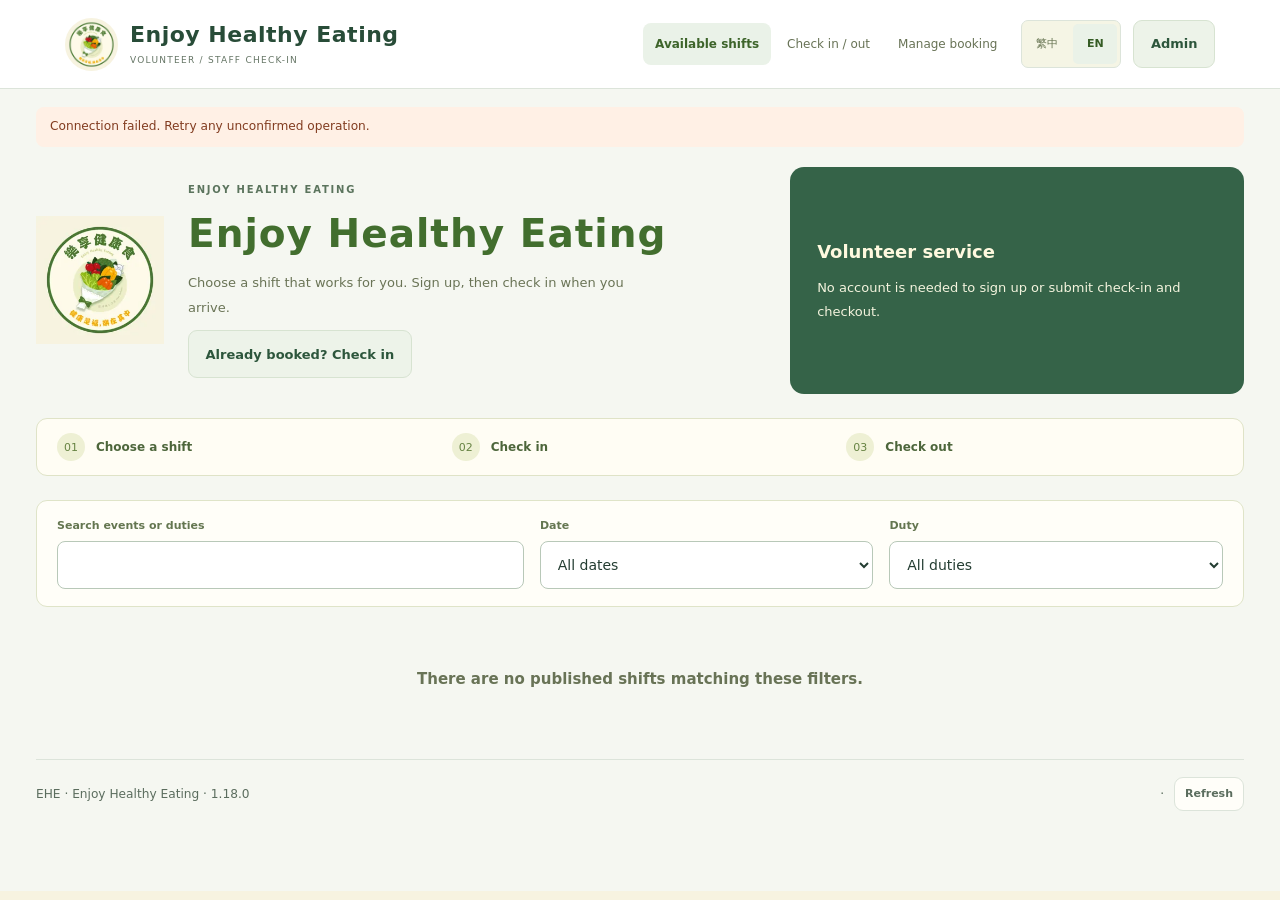
<file: index.html>
<!doctype html>
<html lang="zh-Hant"><head><meta charset="utf-8"><meta name="viewport" content="width=device-width,initial-scale=1"><meta name="referrer" content="no-referrer"><title>樂享健康食 | EHE</title><script src="docs/assets/redirect.js" defer></script></head><body><p><a id="portalRedirect" href="./docs/">開啟樂享健康食網站 / Open the EHE website</a></p></body></html>
</file>
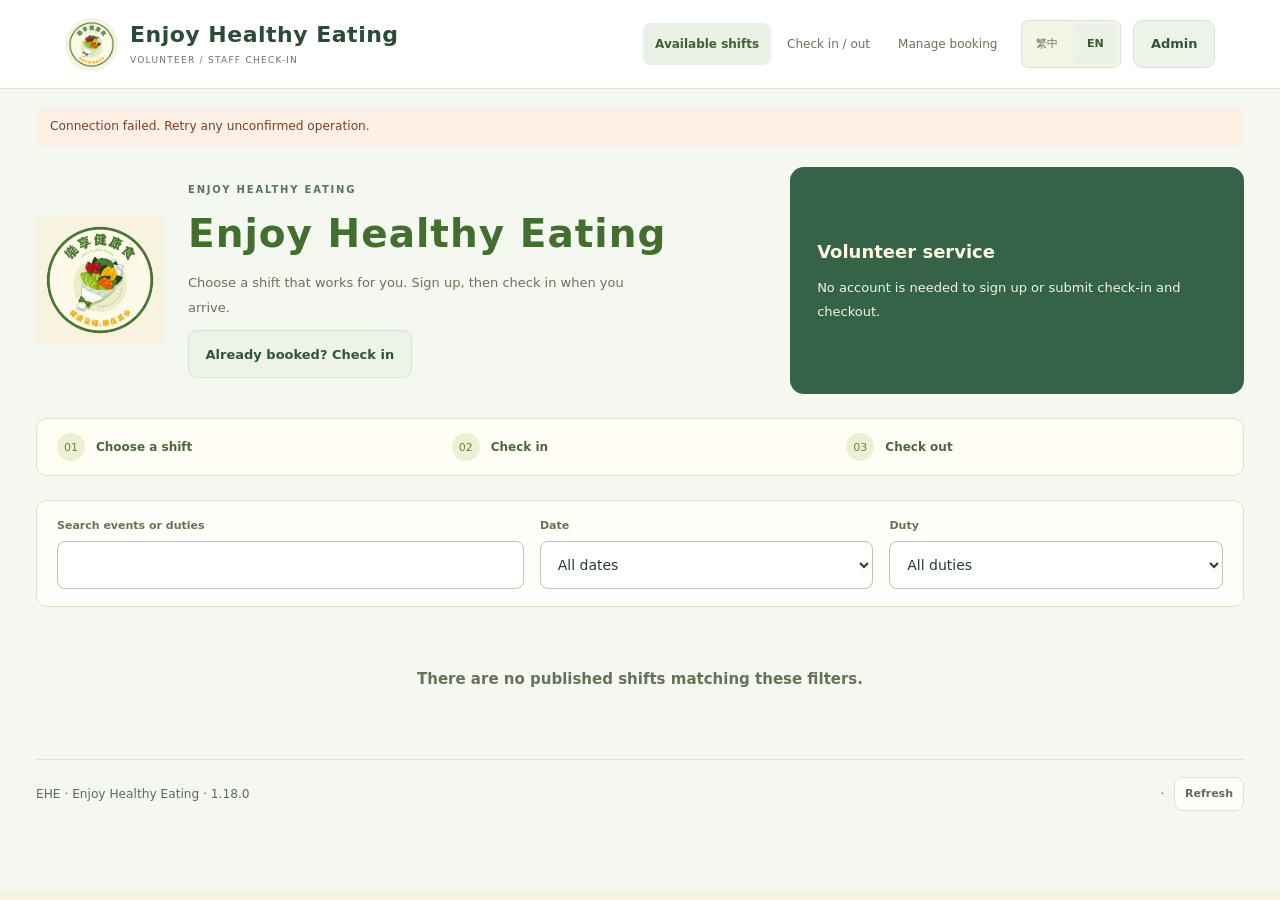
<file: docs/index.html>
<!doctype html>
<html lang="en"><head><meta charset="utf-8"><meta name="viewport" content="width=device-width,initial-scale=1"><meta name="color-scheme" content="light"><meta name="referrer" content="no-referrer"><meta name="robots" content="noindex,nofollow"><meta http-equiv="Content-Security-Policy" content="default-src 'none'; script-src 'self'; style-src 'self'; img-src 'self' data: blob:; connect-src https://dcfyhkjecchogrdatgcg.supabase.co; font-src 'none'; base-uri 'none'; form-action 'none'; object-src 'none'"><title>Enjoy Healthy Eating | EHE</title><link rel="icon" href="assets/logo.svg"><link rel="stylesheet" href="assets/styles.css?v=1.18.0"><link rel="stylesheet" href="assets/release.css?v=1.18.0"><link rel="stylesheet" href="assets/schedule.css?v=1.18.0"><link rel="stylesheet" href="assets/alignment.css?v=1.18.0"><link rel="stylesheet" href="assets/workflows.css?v=1.18.0"><link rel="stylesheet" href="assets/participant-p0.css?v=1.18.0"><link rel="stylesheet" href="assets/arrival-archive.css?v=1.18.0"><link rel="stylesheet" href="assets/volunteer-visits.css?v=1.18.0"><script src="assets/account-route.js?v=1.18.0"></script><script src="assets/config.js?v=1.18.0" defer></script><script src="assets/core.js?v=1.18.0" defer></script><script src="assets/entry.js?v=1.18.0" defer></script><script src="assets/public.js?v=1.18.0" defer></script><script src="assets/staff.js?v=1.18.0" defer></script><script src="assets/shift-details.js?v=1.18.0" defer></script><script src="assets/app.js?v=1.18.0" defer></script><script src="assets/schedule.js?v=1.18.0" defer></script><script src="assets/checkin-access.js?v=1.18.0" defer></script><script src="assets/workflows.js?v=1.18.0" defer></script><script src="assets/focus-restore.js?v=1.18.0" defer></script><script src="assets/participant-p0.js?v=1.18.0" defer></script><script src="assets/navigation.js?v=1.18.0" defer></script><script src="assets/arrival.js?v=1.18.0" defer></script><script src="assets/archive.js?v=1.18.0" defer></script><script src="assets/volunteer-visits.js?v=1.18.0" defer></script><link rel="stylesheet" href="assets/portal.css?v=1.18.0"><script src="assets/portal.js?v=1.18.0" defer></script><script src="assets/admin-times.js?v=1.18.0" defer></script><link rel="stylesheet" href="assets/attendance-workspace.css?v=1.18.0"><link rel="stylesheet" href="assets/program-dashboard.css?v=1.18.0"><link rel="stylesheet" href="assets/session-attendance.css?v=1.18.0"><link rel="stylesheet" href="assets/account.css?v=1.18.0"><link rel="stylesheet" href="assets/ux-flow.css?v=1.18.0"></head><body class="volunteerPortal"><a href="#app" class="skip">Skip to content / 跳至主要內容</a><header class="topbar" id="topbar"></header><nav id="sectionNav" aria-label="Navigation"></nav><main id="main"><div id="connection" role="status">Connecting…</div><div id="app" tabindex="-1"></div><footer class="footer" id="footer"></footer></main><nav class="mobileNav" id="mobileNav" aria-label="Mobile navigation"></nav><dialog id="modal" aria-labelledby="modalTitle"></dialog><div id="toast" class="toast" role="status" aria-live="polite"></div><noscript>Please enable JavaScript. / 請啟用 JavaScript。</noscript><script src="assets/delete-records.js?v=1.18.0" defer></script><script src="assets/attendance-workspace.js?v=1.18.0" defer></script><script src="assets/bulk-attendance.js?v=1.18.0" defer></script><script src="assets/program-dashboard.js?v=1.18.0" defer></script><script src="assets/session-attendance.js?v=1.18.0" defer></script><script src="assets/account-access.js?v=1.18.0" defer></script><script src="assets/ux-flow.js?v=1.18.0" defer></script></body></html>
</file>
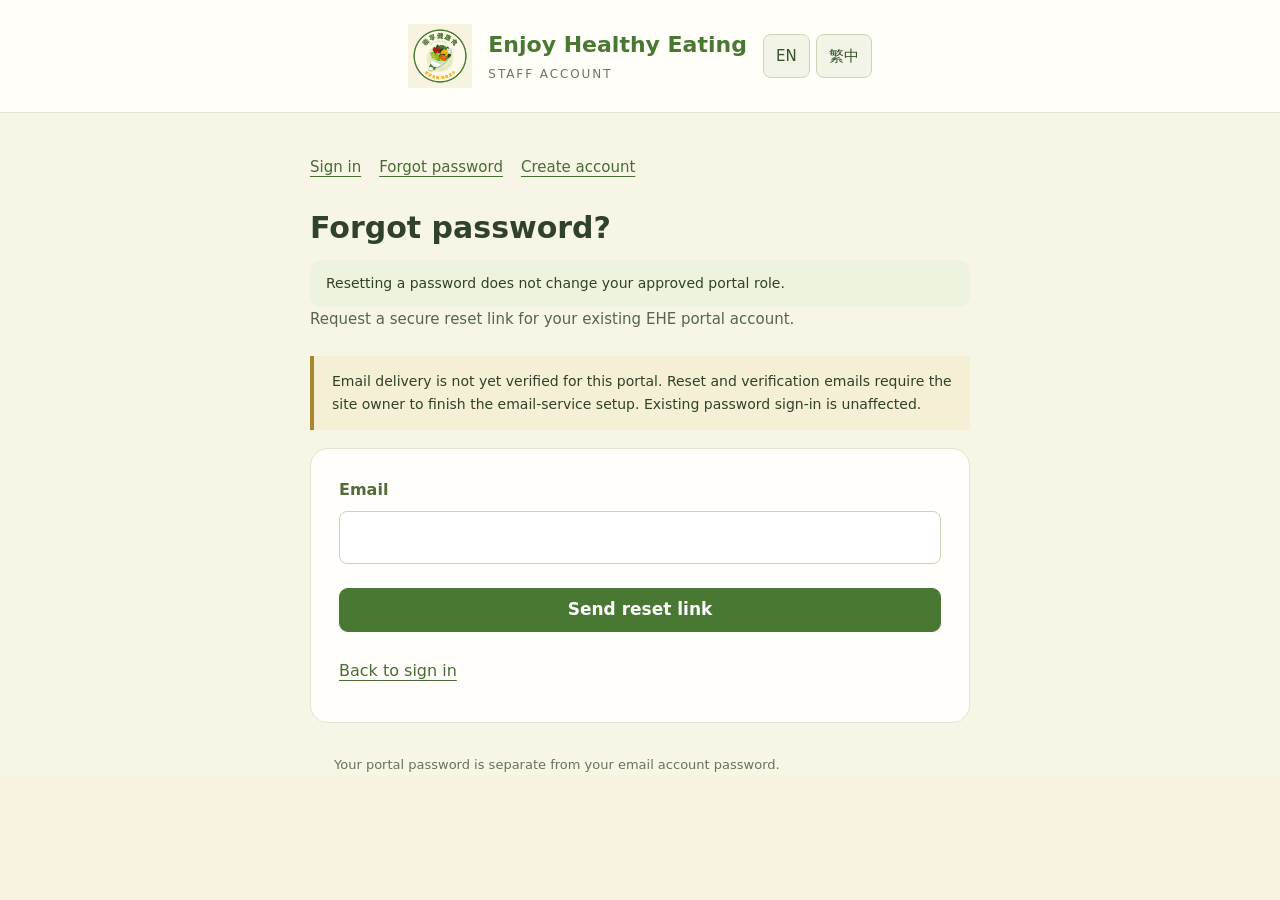
<file: docs/account.html>
<!doctype html>
<html lang="en">
<head>
<meta charset="utf-8"><meta name="viewport" content="width=device-width,initial-scale=1">
<meta name="referrer" content="no-referrer"><meta name="robots" content="noindex,nofollow">
<meta http-equiv="Content-Security-Policy" content="default-src 'none'; script-src 'self'; style-src 'self'; img-src 'self'; connect-src https://dcfyhkjecchogrdatgcg.supabase.co; font-src 'none'; base-uri 'none'; form-action 'none'; object-src 'none'">
<title>Staff account | Enjoy Healthy Eating</title>
<link rel="icon" href="assets/logo.svg"><link rel="stylesheet" href="assets/styles.css?v=1.18.0"><link rel="stylesheet" href="assets/account.css?v=1.18.0"><link rel="stylesheet" href="assets/account-ux.css?v=1.18.0">
<script src="assets/config.js?v=1.18.0" defer></script><script src="assets/account-language.js?v=1.18.0" defer></script><script src="assets/account.js?v=1.18.0" defer></script><script src="assets/account-ux.js?v=1.18.0" defer></script>
</head>
<body class="accountPage">
<header class="accountHeader"><a href="./?portal=staff"><img src="assets/logo.svg" alt="EHE"><span>Enjoy Healthy Eating<small>STAFF ACCOUNT</small></span></a></header>
<main class="accountMain" id="accountMain"><p role="status">Loading account options...</p></main>
<footer class="accountFooter">Your portal password is separate from your email account password.</footer>
<noscript>Please enable JavaScript to manage your account.</noscript>
</body></html>
</file>
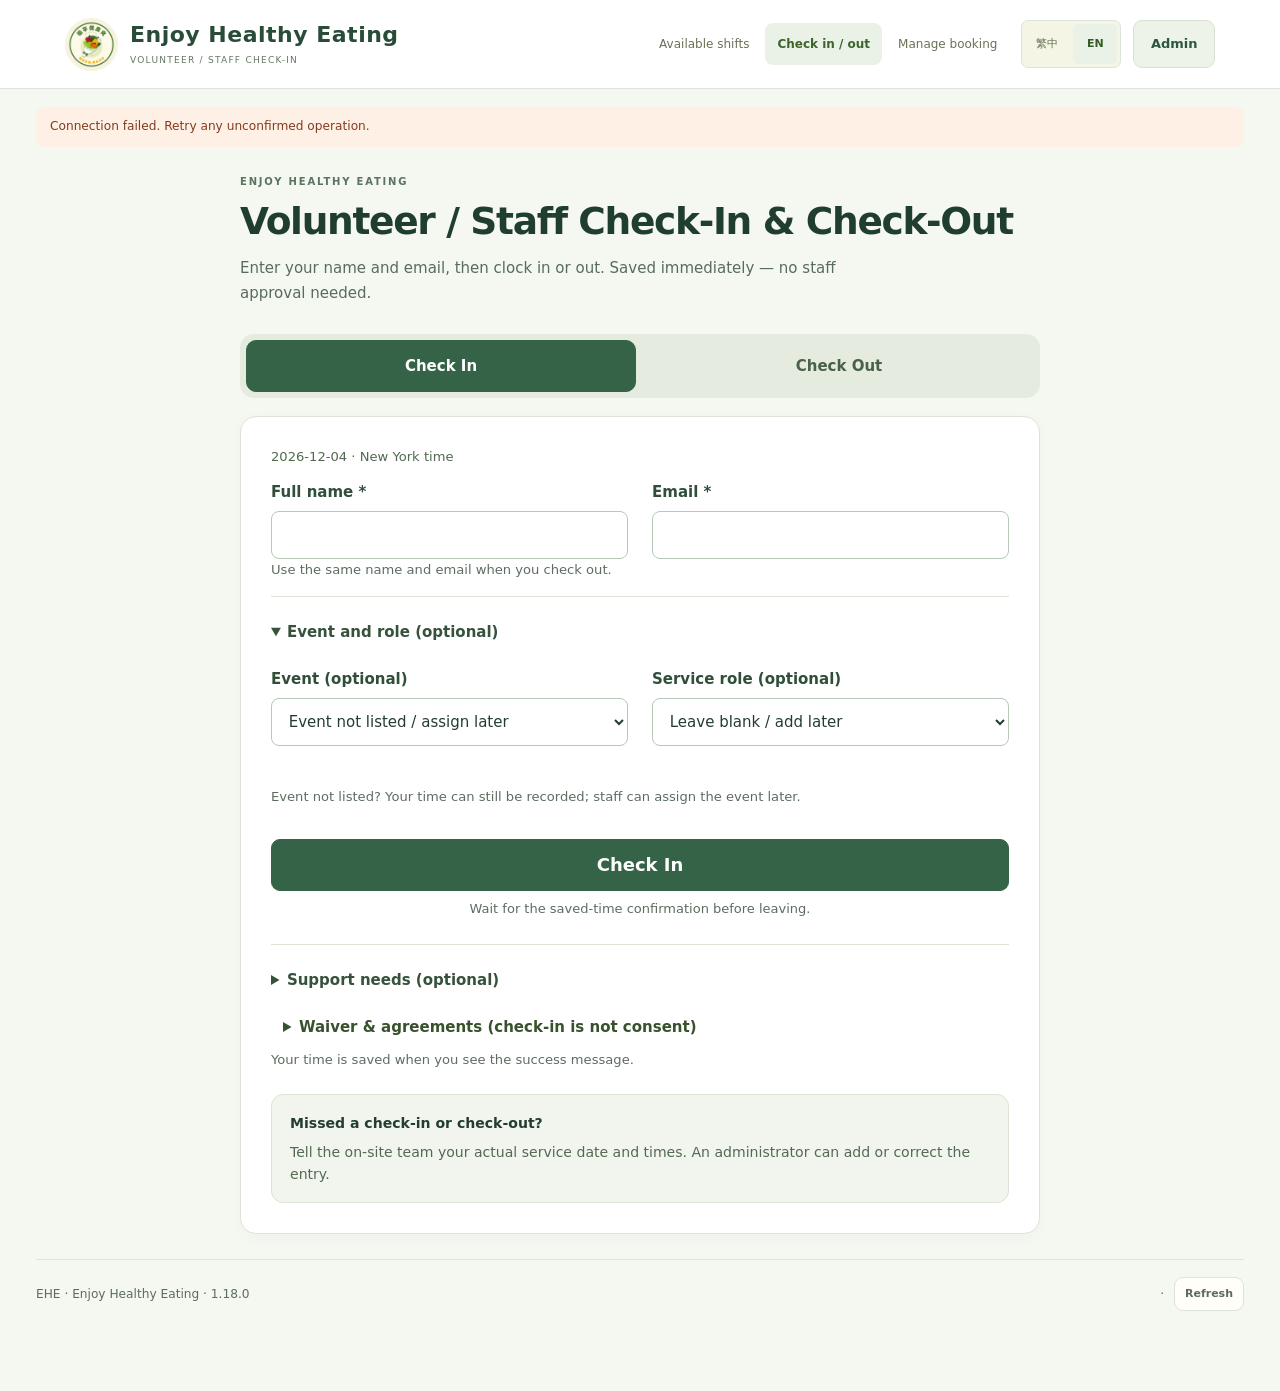
<file: docs/volunteer.html>
<!doctype html>
<html lang="en"><head><meta charset="utf-8"><meta name="viewport" content="width=device-width,initial-scale=1"><meta name="color-scheme" content="light"><meta name="referrer" content="no-referrer"><meta name="robots" content="noindex,nofollow"><meta http-equiv="Content-Security-Policy" content="default-src 'none'; script-src 'self'; style-src 'self'; img-src 'self' data: blob:; connect-src https://dcfyhkjecchogrdatgcg.supabase.co; font-src 'none'; base-uri 'none'; form-action 'none'; object-src 'none'"><title>Volunteer / Staff Check-In &amp; Check-Out | EHE</title><link rel="icon" href="assets/logo.svg"><link rel="stylesheet" href="assets/styles.css?v=1.18.0"><link rel="stylesheet" href="assets/release.css?v=1.18.0"><link rel="stylesheet" href="assets/schedule.css?v=1.18.0"><link rel="stylesheet" href="assets/alignment.css?v=1.18.0"><link rel="stylesheet" href="assets/workflows.css?v=1.18.0"><link rel="stylesheet" href="assets/participant-p0.css?v=1.18.0"><link rel="stylesheet" href="assets/arrival-archive.css?v=1.18.0"><link rel="stylesheet" href="assets/volunteer-visits.css?v=1.18.0"><script src="assets/account-route.js?v=1.18.0"></script><script src="assets/config.js?v=1.18.0" defer></script><script src="assets/core.js?v=1.18.0" defer></script><script src="assets/entry.js?v=1.18.0" defer></script><script src="assets/public.js?v=1.18.0" defer></script><script src="assets/staff.js?v=1.18.0" defer></script><script src="assets/shift-details.js?v=1.18.0" defer></script><script src="assets/app.js?v=1.18.0" defer></script><script src="assets/schedule.js?v=1.18.0" defer></script><script src="assets/checkin-access.js?v=1.18.0" defer></script><script src="assets/workflows.js?v=1.18.0" defer></script><script src="assets/focus-restore.js?v=1.18.0" defer></script><script src="assets/participant-p0.js?v=1.18.0" defer></script><script src="assets/navigation.js?v=1.18.0" defer></script><script src="assets/arrival.js?v=1.18.0" defer></script><script src="assets/archive.js?v=1.18.0" defer></script><script src="assets/volunteer-visits.js?v=1.18.0" defer></script><link rel="stylesheet" href="assets/portal.css?v=1.18.0"><script src="assets/portal.js?v=1.18.0" defer></script><script src="assets/admin-times.js?v=1.18.0" defer></script><link rel="stylesheet" href="assets/attendance-workspace.css?v=1.18.0"><link rel="stylesheet" href="assets/program-dashboard.css?v=1.18.0"><link rel="stylesheet" href="assets/session-attendance.css?v=1.18.0"><link rel="stylesheet" href="assets/account.css?v=1.18.0"><link rel="stylesheet" href="assets/ux-flow.css?v=1.18.0"></head><body class="volunteerPortal"><a href="#app" class="skip">Skip to content / 跳至主要內容</a><header class="topbar" id="topbar"></header><nav id="sectionNav" aria-label="Navigation"></nav><main id="main"><div id="connection" role="status">Connecting…</div><div id="app" tabindex="-1"></div><footer class="footer" id="footer"></footer></main><nav class="mobileNav" id="mobileNav" aria-label="Mobile navigation"></nav><dialog id="modal" aria-labelledby="modalTitle"></dialog><div id="toast" class="toast" role="status" aria-live="polite"></div><noscript>Please enable JavaScript. / 請啟用 JavaScript。</noscript><script src="assets/delete-records.js?v=1.18.0" defer></script><script src="assets/attendance-workspace.js?v=1.18.0" defer></script><script src="assets/bulk-attendance.js?v=1.18.0" defer></script><script src="assets/program-dashboard.js?v=1.18.0" defer></script><script src="assets/session-attendance.js?v=1.18.0" defer></script><script src="assets/account-access.js?v=1.18.0" defer></script><script src="assets/ux-flow.js?v=1.18.0" defer></script></body></html>
</file>
<file: docs/assets/styles.css>
/* EHE: cream, leaf green and gold from the approved logo. */
:root{--ink:#2f4027;--muted:#697158;--green:#497833;--deep:#385d28;--mint:#eceec7;--paper:#f7f3e0;--line:#e3e4cd;--amber:#7f5908;--amberbg:#fff4d4;--red:#994638;--shadow:0 6px 22px #41522209;font-family:Inter,-apple-system,BlinkMacSystemFont,"Segoe UI","Noto Sans CJK TC","PingFang TC","Microsoft JhengHei",sans-serif;color:var(--ink);background:var(--paper);font-size:15px;font-synthesis:none}
*{box-sizing:border-box}body{margin:0;line-height:1.65}button,input,select,textarea{font:inherit}button,a{touch-action:manipulation;-webkit-tap-highlight-color:transparent}button{cursor:pointer;color:inherit;border:0}button:disabled{opacity:.55;cursor:not-allowed}button:focus-visible,a:focus-visible,input:focus-visible,select:focus-visible,textarea:focus-visible{outline:3px solid #8caa64;outline-offset:3px}a{color:var(--green)}h1,h2,h3,p{margin:0}h1{font-size:32px;line-height:1.4;font-weight:680}h2{font-size:19px;font-weight:650}h3{font-size:16px;font-weight:650}.muted{color:var(--muted)}.small{font-size:12px}.skip{position:fixed;top:-90px;left:12px;z-index:100;background:white;padding:12px}.skip:focus{top:10px}.pill{display:inline-flex;gap:6px;align-items:center;padding:4px 9px;border-radius:7px;background:var(--mint);color:#44672d;font-size:11px;font-weight:600;white-space:nowrap}.pill.amber{color:var(--amber);background:var(--amberbg)}.pill.gray{color:#6c735b;background:#f2f1e5}.btn{display:inline-flex;align-items:center;justify-content:center;gap:8px;min-height:44px;padding:9px 15px;border:1px solid var(--line);border-radius:9px;background:#fffef9;font-size:13px;font-weight:600;line-height:1.4;white-space:nowrap}.btn:hover:not(:disabled){background:#f4f5e4;border-color:#b8ca98}.btn.primary{color:white;background:var(--green);border-color:var(--green)}.btn.primary:hover:not(:disabled){background:#3b6329}.btn.soft{background:var(--mint);color:var(--deep);border-color:#dfe5bc}.btn.danger{color:var(--red);border-color:#e5c7c0}.btn.icononly{min-width:38px;padding:6px;font-size:20px}.actions,.workflowTabs{display:flex;gap:10px;align-items:center;flex-wrap:wrap;margin-bottom:18px}
.topbar{min-height:89px;border-bottom:1px solid var(--line);background:#fffef8;display:flex;align-items:center;justify-content:space-between;padding:14px max(26px,calc((100vw - 1150px)/2));gap:18px}.topTools{display:flex;align-items:center;gap:16px}.lang{display:flex;gap:2px;padding:3px;border:1px solid var(--line);border-radius:7px;background:#f5f5e5}.lang button{padding:6px 9px;font-size:11px;background:transparent;border-radius:5px;color:#63714e}.lang button.active{background:var(--mint);color:#355c24;font-weight:650}.volBrand{display:flex;align-items:center;gap:11px}.volBrand img,.brandLogo{width:53px;height:53px;object-fit:contain;border-radius:50%}.volBrand b{display:block;font-size:22px;letter-spacing:.5px;color:var(--green)}.volBrand small{display:block;color:#67744f;font-size:9px;letter-spacing:1.5px}.volTopNav{display:flex;gap:7px;align-items:center}.volTopNav button{min-height:42px;padding:10px 12px;border-radius:8px;background:transparent;color:#687356;font-size:12px}.volTopNav button.active{background:var(--mint);color:#3d642a;font-weight:650}main{width:100%;max-width:1280px;margin:auto;padding:18px 36px 80px}.pageTitle{display:flex;justify-content:space-between;align-items:flex-end;gap:20px;margin:0 0 22px}.eyebrow{font-size:10px;text-transform:uppercase;color:#5a713f;letter-spacing:1.8px;font-weight:650;margin-bottom:6px}.subtitle{font-size:12px;color:var(--muted);margin-top:7px;line-height:1.85;max-width:680px}.eventControl{min-width:245px;max-width:355px}.eventControl label{font-size:11px;color:#687356;display:block;margin-bottom:4px}.eventControl select{font-size:12px;min-height:42px}
.volHero{display:grid;grid-template-columns:1.6fr 1fr;gap:28px;align-items:center;margin:2px 0 24px}.volHeroLeft{display:flex;gap:24px;align-items:center;padding:16px 0}.heroLogo{width:128px;height:128px;flex-shrink:0;object-fit:contain}.volHero h1{font-size:39px;letter-spacing:1px;color:#426e2e;margin:4px 0 10px}.volHero p{font-size:13px;color:#6a7456;line-height:1.9;max-width:470px}.volHeroLeft .btn{margin-top:10px}.volHeroRight{background:var(--green);color:#fcfbe9;padding:23px 27px;border-radius:14px;align-self:stretch;display:flex;flex-direction:column;justify-content:center}.volHeroRight h2{font-size:18px;color:#fff9df}.volHeroRight p{color:#f4f4de;margin-top:10px}.vSteps{display:grid;grid-template-columns:repeat(3,1fr);gap:18px;padding:14px 20px;border:1px solid #dfe3c7;border-radius:11px;background:#fffdf4;margin-bottom:24px}.vStep{display:flex;gap:11px;align-items:center}.vStep span{width:28px;height:28px;border-radius:50%;background:#eef0d4;display:grid;place-items:center;font-size:11px;color:#678343;flex-shrink:0}.vStep b{font-size:12px;color:#4d663b;font-weight:600}.shiftControls{display:grid;grid-template-columns:1fr 155px 215px;gap:13px;padding:17px 20px;border:1px solid #dfe4c8;border-radius:11px;background:#fffef8;margin-bottom:17px;align-items:end}.shiftControls label{display:block;font-size:11px;font-weight:600;margin-bottom:5px;color:#647650}.shiftControls input,.shiftControls select{font-size:14px}.shiftGrid{display:grid;grid-template-columns:repeat(3,minmax(0,1fr));gap:17px}.shiftCard{background:#fffef9;border:1px solid #dfe3c7;border-radius:12px;padding:21px;display:flex;flex-direction:column;min-width:0;box-shadow:var(--shadow)}.shiftCardTop{display:flex;justify-content:space-between;align-items:flex-start;gap:8px;margin-bottom:16px}.shiftCard h3{font-size:18px;color:#38562b;margin-bottom:5px}.eventRef{font-size:12px;color:#737c62;margin-bottom:16px}.shiftMeta{font-size:13px;color:#596d46;margin-bottom:8px}.shiftDesc{font-size:12px;color:#707a60;line-height:1.85;margin:5px 0 18px;min-height:40px;white-space:pre-wrap}.shiftCap{margin-top:auto;display:flex;justify-content:space-between;align-items:center;gap:8px;font-size:12px;color:#72845b}.shiftCap strong{color:#416d2c}.shiftCard .btn{width:100%;margin-top:9px}.signupSummary{background:#f3f5e1;border:1px solid #dee6bd;border-radius:11px;padding:17px 18px;margin-bottom:19px}.signupSummary h3{font-size:17px;color:#476d30;margin-bottom:8px}.signupSummary p{font-size:12px;color:#62764b;margin-top:5px}.bookingSuccess{text-align:center;padding:12px 5px 24px}.bookingSuccess h2{font-size:23px;margin-bottom:9px}.bookingSuccess p{font-size:13px;line-height:1.9;color:#6d7b59;max-width:510px;margin:auto}
.stats{display:grid;grid-template-columns:repeat(4,1fr);gap:15px;margin-bottom:23px}.stat,.panel{background:#fffef9;border:1px solid var(--line);border-radius:12px;box-shadow:var(--shadow);min-width:0}.stat{padding:18px 19px 15px}.statLabel{font-size:12px;color:#67744e}.statValue{font-size:34px;line-height:1.35;font-weight:650;margin:7px 0 6px;color:#324b25}.statFoot{font-size:11px;color:#6d7758}.panel{padding:23px 24px}.flow{display:grid;gap:22px;margin-top:20px}.flowRow{display:flex;gap:12px}.flowNum{width:30px;height:30px;flex-shrink:0;display:grid;place-items:center;border-radius:50%;border:1px solid #d9e2b4;background:#f2f4df;color:#536f36;font-size:12px}.flowRow strong{display:block;font-size:14px;margin:3px 0 5px}.flowRow p{font-size:12px;color:#687356;line-height:1.8}.controls{display:flex;gap:14px;align-items:center;flex-wrap:wrap;margin-bottom:16px}.personRow{display:flex;justify-content:space-between;gap:12px;align-items:center;padding:16px 0}.personName{font-size:16px;font-weight:650;overflow-wrap:anywhere}.personAlias{font-size:11px;color:#687656}.personActions{display:flex;gap:10px;align-items:center}.learnerEntry{border-bottom:1px solid var(--line);padding-bottom:16px;margin-bottom:2px}.learnerEntry:last-child{border:0}.learnerTags{display:flex;gap:7px;flex-wrap:wrap;margin-top:6px}.diaryChecks{display:flex;gap:10px;flex-wrap:wrap}.diaryChecks label{display:flex;align-items:center;gap:7px;font-size:12px;min-height:42px;padding:8px 10px;background:#f7f8e9;border:1px solid #e2e6ca;border-radius:8px;cursor:pointer}.diaryChecks label:has(input:checked){background:#e9efcf;border-color:#a8bf7e}.diaryChecks input{width:17px;height:17px;min-height:17px;margin:0;padding:0;accent-color:var(--green)}.tableWrap{overflow-x:auto}table{width:100%;border-collapse:collapse;font-size:13px}th{text-align:left;font-size:11px;color:#62764b;background:#f2f3df;padding:12px 14px;white-space:nowrap}td{padding:15px 14px;border-bottom:1px solid var(--line);vertical-align:middle}td strong,td small{display:block}td small{font-size:11px;color:#687356}tr:last-child td{border-bottom:0}.empty{text-align:center;grid-column:1/-1;padding:36px 20px;color:#687356}.empty h3{font-size:15px;margin:8px 0}.footer{display:flex;align-items:center;justify-content:space-between;gap:12px;font-size:11px;color:#697158;border-top:1px solid var(--line);padding-top:17px;margin-top:25px}.mobileNav{display:none}
.formGrid{display:grid;grid-template-columns:1fr 1fr;gap:0 20px}.field{margin-bottom:19px;min-width:0}.field.full{grid-column:1/-1}.field label{display:block;font-size:13px;font-weight:600;color:#516c38;margin-bottom:7px}input,select,textarea{display:block;width:100%;min-height:44px;padding:10px 12px;border:1px solid #dbe1c3;border-radius:8px;background:#fffefb;color:var(--ink);font-size:16px}textarea{min-height:88px;resize:vertical;line-height:1.7}input::placeholder,textarea::placeholder{color:#747d64}input:disabled{background:#f4f3e6;color:#697656}.formSection{margin-bottom:24px}.checks{display:grid;grid-template-columns:1fr 1fr;gap:8px 12px}.checkLabel{display:flex;align-items:flex-start;gap:8px;padding:9px 10px;border:1px solid #e1e6cc;border-radius:7px;background:#fdfdf5;color:#536848;font-size:12px;line-height:1.7;cursor:pointer;min-height:42px}.checkLabel:has(input:checked){background:#f0f4d8;border-color:#a4bb77;color:#385f24}.checkLabel input{width:17px;height:17px;min-height:17px;flex-shrink:0;margin:2px 0 0;padding:0;accent-color:var(--green)}.roleChoice{display:flex;gap:8px;flex-wrap:wrap}.roleChoice label{display:flex;align-items:center;gap:9px;border:1px solid #dfe7d5;border-radius:8px;padding:10px 16px;font-size:13px;cursor:pointer}.roleChoice input{width:17px;height:17px;min-height:17px;accent-color:var(--green)}.helpText{font-size:12px;line-height:1.8;color:#687356;margin-bottom:12px}.subtleBox{border:1px solid #e0e4c6;border-radius:9px;background:#f7f7e8;padding:13px 15px;font-size:12px;color:#65734d;line-height:1.9;margin-bottom:21px}.error{font-size:13px;line-height:1.8;color:var(--red);margin:10px 0}.detailReflection{background:#f5f6e6;border-radius:9px;padding:15px 17px;font-size:13px;line-height:1.85;white-space:pre-wrap;overflow-wrap:anywhere}
dialog{border:1px solid #dbe5d1;border-radius:17px;padding:0;width:min(690px,calc(100% - 26px));max-height:91dvh;color:var(--ink);background:#fffef9;box-shadow:0 20px 80px #12342333}dialog::backdrop{background:#152e256b;backdrop-filter:blur(3px)}.modalHead{padding:25px 27px 19px;display:flex;justify-content:space-between;align-items:flex-start;gap:14px;border-bottom:1px solid var(--line)}.modalHead h2{font-size:23px}.modalBody{padding:22px 27px 27px}.modalFooter{display:flex;justify-content:flex-end;gap:10px;padding:17px 27px;background:#f8f8ed;border-top:1px solid var(--line);position:sticky;bottom:0}.toast{position:fixed;bottom:25px;left:50%;transform:translateX(-50%) translateY(15px);opacity:0;pointer-events:none;border:1px solid #d7e2bc;background:#fff;box-shadow:0 8px 30px #0e291524;padding:13px 20px;border-radius:10px;font-size:13px;color:#446b2e;z-index:110;max-width:calc(100% - 30px);transition:opacity .18s,transform .18s}.toast.show{opacity:1;transform:translateX(-50%) translateY(0)}
@media(max-width:1100px){.topbar{padding:14px 24px}.topTools{gap:8px}.volTopNav button{padding:9px 8px;font-size:11px}.volBrand b{font-size:20px}.volHero{gap:18px}.heroLogo{width:105px;height:105px}.volHeroLeft{gap:19px}.volHero h1{font-size:34px}.shiftGrid{grid-template-columns:1fr 1fr}.shiftCard{padding:18px}}
@media(max-width:760px){.topbar{padding:12px 16px;min-height:75px;gap:10px}.volBrand{gap:8px}.volBrand img{width:39px;height:39px}.volBrand b{font-size:18px}.volBrand small{font-size:7px;letter-spacing:1px}.topTools{gap:5px}.topTools>.btn{font-size:11px;padding:7px 9px;min-height:38px}.lang button{padding:5px 7px;font-size:10px}.volTopNav{display:none}main{padding:17px 15px 110px}.volHero{display:block;margin-bottom:17px}.volHeroLeft{padding:6px 2px 20px;gap:17px}.heroLogo{width:95px;height:95px}.volHero h1{font-size:31px}.volHero .eyebrow{font-size:9px;letter-spacing:1px}.volHero p{font-size:12px}.volHeroRight{padding:17px 20px;display:flex;flex-direction:row;align-items:center;gap:18px}.volHeroRight h2{font-size:15px;white-space:nowrap}.volHeroRight p{margin:0}.volHeroLeft .btn{white-space:normal}.vSteps{padding:13px 12px;gap:9px}.vStep{align-items:flex-start;gap:6px}.vStep span{width:22px;height:22px;font-size:10px}.vStep b{font-size:11px}.shiftControls{grid-template-columns:1fr 1fr;padding:15px;gap:11px}.shiftControls>div:first-child{grid-column:1/-1}.shiftGrid{grid-template-columns:1fr;gap:14px}.shiftCard{padding:20px}.shiftCard h3{font-size:19px}.shiftDesc{min-height:0}.stats{grid-template-columns:1fr 1fr;gap:10px}.stat{padding:14px}.statValue{font-size:30px}.panel{padding:19px 17px}.pageTitle{display:block}.pageTitle h1{font-size:25px}.eventControl{margin-top:15px;min-width:0;max-width:none}.controls{display:grid;grid-template-columns:1fr;gap:9px}.controls input,.controls select{width:100%;min-width:0}.personRow{flex-wrap:wrap}.personActions{flex-wrap:wrap}.formGrid,.checks{grid-template-columns:1fr}.modalBody{padding:19px}.modalHead{padding:22px 19px 16px}.modalFooter{padding:14px 19px}.modalFooter .primary{flex:1}.mobileNav{display:grid;grid-template-columns:repeat(3,1fr);position:fixed;inset:auto 0 0;background:#fffef8f7;border-top:1px solid var(--line);padding:7px 8px calc(7px + env(safe-area-inset-bottom));z-index:30}.mobileNav button{min-height:47px;padding:7px 4px;border-radius:8px;background:transparent;font-size:11px;color:#687956}.mobileNav button.active{background:var(--mint);color:#426b2d;font-weight:650}.toast{bottom:95px}.footer{display:block}.footer>span{display:block;margin-top:6px}body.en .volHero h1{font-size:26px}body.en .volBrand b{font-size:16px}body.en .vStep b{font-size:10px}}
@media(prefers-reduced-motion:reduce){*{transition:none!important;animation:none!important;scroll-behavior:auto!important}}
@media print{.topbar,.mobileNav,.staffNav,.actions,.workflowTabs,.toast,dialog,.footer .btn{display:none!important}main{padding:0!important}.panel,.stat,.shiftCard,.learnerEntry{break-inside:avoid;box-shadow:none}.shiftCard .btn{display:none}.shiftGrid{grid-template-columns:1fr 1fr}}
</file>
<file: docs/assets/release.css>
/* EHE production refinements; the approved v0.5 brand palette is unchanged. */
body{padding:0!important}.topbar{position:relative!important;top:0!important}body.volunteerPortal main{max-width:1280px;padding-top:18px}.connection{font-size:12px;margin:0 0 20px;border-radius:8px;padding:9px 13px;background:#eef1d9;color:#496335}.connection.bad{background:#fff1d5;color:#87550e}.staffNav{display:flex;gap:6px;flex-wrap:wrap;max-width:1280px;margin:auto;padding:15px 36px 0}.staffNav button{background:transparent;font-size:13px;padding:10px 13px;min-height:42px;border-radius:7px}.staffNav button.active{background:#eceec7;color:#385d28;font-weight:650;box-shadow:inset 0 -3px #f7ac04}.actions{margin-bottom:16px}.panel+.panel{margin-top:18px}.panel .actions{margin-bottom:0}.onsitePanel{max-width:800px;margin:auto}.loginPanel{max-width:550px;margin:auto}.loginPanel details{border-top:1px solid #e1e5ce;margin-top:24px;padding-top:18px}.loginPanel summary{font-size:13px;cursor:pointer;margin-bottom:15px}.loginPanel .subtleBox{margin-top:16px}.modalBody fieldset,.onsitePanel fieldset{border:0;padding:0;margin:22px 0}.modalBody legend,.onsitePanel legend{font-size:14px;font-weight:650;line-height:1.7;margin-bottom:10px}.modalBody .formGrid{gap:0 15px}.honeypot{position:absolute;width:1px;height:1px;left:-10000px;overflow:hidden}.managedGrid{display:grid;grid-template-columns:1fr 1fr;gap:16px;margin-top:18px}.managedGrid .panel{margin:0}.managedGrid p{margin:9px 0;overflow-wrap:anywhere}.reviewPayload{white-space:pre-wrap;overflow-wrap:anywhere;max-height:270px;overflow:auto;font:12px/1.7 monospace;background:#f8f8ef;padding:12px;border-radius:8px}.volHeroRight p{font-size:13px;line-height:1.8;color:#f4f4de;margin-top:10px}.learnerEntry .personActions{flex-wrap:wrap;justify-content:flex-end}.learnerEntry .btn{font-size:12px}.learnerEntry .diaryChecks{margin-top:8px;margin-left:0}.controls input{flex:1;width:180px}.controls select{width:225px}.tableWrap td{max-width:370px;overflow-wrap:anywhere}.tableWrap .btn{min-height:38px;padding:7px 10px;font-size:12px;margin:2px}.modalBody h3{margin-top:16px;margin-bottom:9px}.modalBody .signupSummary h3{margin-top:0}.modalBody>p{margin:8px 0}.modalHead h2{font-size:23px}.modalHead .icononly{font-size:20px}.toast{left:50%!important}.pageTitle h1{font-size:29px}.footer .btn{font-size:11px;padding:6px 10px;min-height:34px}.formMiniHead{margin-top:20px}.empty{min-width:100%;grid-column:1/-1;padding:35px 20px}.vSteps{margin-bottom:24px}.formSection .checks{margin-bottom:12px}.volHero{margin-top:0}input[type=checkbox]{accent-color:#497833}.field input[type=number]{max-width:180px}
@media(max-width:760px){body.volunteerPortal main{padding:16px 15px 100px}.staffNav{padding:12px 14px;gap:4px;flex-wrap:nowrap;overflow-x:auto}.staffNav button{font-size:11px;white-space:nowrap;padding:8px 10px}.staffLive .mobileNav{display:none!important}.staffLive main{padding-bottom:35px!important}.topTools>.btn{font-size:10px;min-height:35px;padding:7px 9px}.volBrand b{font-size:18px}.volBrand img{width:36px;height:36px}.volBrand small{font-size:7px}.connection{font-size:11px;line-height:1.7}.pageTitle h1{font-size:25px}.pageTitle{display:block}.pageTitle .eventControl{margin-top:15px;width:100%;max-width:none}.stats{grid-template-columns:1fr 1fr}.managedGrid{grid-template-columns:1fr}.controls{display:grid;grid-template-columns:1fr;gap:9px}.controls input,.controls select{width:100%;min-width:0}.learnerEntry .personRow{flex-wrap:wrap}.learnerEntry .personActions{width:100%;justify-content:flex-start;margin-top:10px}.diaryChecks{display:grid;grid-template-columns:1fr 1fr;gap:7px}.diaryChecks label{font-size:11px;padding:8px}.modalBody .formGrid{grid-template-columns:1fr}.volHeroRight p{font-size:12px}.tableWrap{max-width:100%}.volTopNav{display:none!important}.volHero .heroLogo{width:86px;height:86px}.volHeroLeft{gap:15px}.volHero h1{font-size:29px}.volHero p{font-size:12px}.volHeroLeft .btn{white-space:normal}.vStep b{font-size:12px}.vStep span{font-size:11px}body.volunteerPortal .topTools{gap:5px}.modalFooter .btn{font-size:12px}.btn{min-height:44px}}
.volHeroRight p{color:#f4f4de!important}.connection{min-height:38px}.volBrand b{line-height:1.45}input,select,textarea{font-size:16px}.tableWrap:empty::after{content:'—'}button:disabled{cursor:not-allowed}.learnerTags{max-width:600px}.learnerTags .pill{white-space:normal;text-align:left}#passwordForm{margin-top:14px}@media(max-width:760px){input,select,textarea{font-size:16px}.field{min-width:0}.volBrand b{font-size:17px}.staffNav{scrollbar-width:thin}}
</file>
<file: docs/assets/schedule.css>
/* EHE 1.1 readable role-first hierarchy, shared across staff and volunteer pages. */
:root{--role-ink:#2d4324;--detail-ink:#536248;--line-soft:#dfe5ce;--panel-cream:#fffef8}
body,input,select,textarea,button{font-family:system-ui,-apple-system,BlinkMacSystemFont,"Segoe UI","PingFang TC","Microsoft JhengHei","Noto Sans CJK TC","Noto Sans CJK SC",sans-serif}
.shiftDisplayTitle,.readableShift h3,.roleSummary h3{font-size:26px!important;font-weight:750!important;line-height:1.3!important;letter-spacing:.015em;color:var(--role-ink);margin:0 0 10px!important;overflow-wrap:anywhere}
.shiftTimeStrong{font-size:20px!important;font-weight:650;line-height:1.45;color:var(--role-ink);margin:0 0 4px!important;font-variant-numeric:tabular-nums}
.timeZoneNote,.shiftPolicy,.shiftRosterTime>p:not(.shiftTimeStrong){font-size:14px;line-height:1.5;color:var(--detail-ink);margin:5px 0 0}
.shiftEventName{font-size:16px!important;line-height:1.6!important;color:var(--detail-ink);margin:12px 0!important;overflow-wrap:anywhere}
.meetingBlock{margin-top:22px;padding-top:16px;border-top:1px solid var(--line-soft);max-width:100%;min-width:0}
.meetingLabel{font-size:14px;font-weight:650;line-height:1.5;color:var(--detail-ink);margin:0 0 6px}
.meetingAddress{font-size:16px!important;font-weight:400!important;line-height:1.65!important;color:var(--detail-ink);margin:0!important;max-width:72ch;overflow-wrap:anywhere;white-space:normal}
.meetingMap{display:inline-flex;align-items:center;min-height:40px;margin-top:4px;font-size:15px;font-weight:600;color:#426c2e;text-underline-offset:3px}
.shiftBodyText{font-size:16px;line-height:1.65;color:#35472e;margin:14px 0}
.shiftReminder{font-size:14px;line-height:1.6;color:var(--detail-ink);margin:16px 0}
.publicationBar{display:flex;gap:24px;justify-content:space-between;align-items:center;background:#f0f4df;border:1px solid #d8e1bb;border-radius:16px;padding:22px 24px;margin-bottom:22px}
.publicationBar h2{font-size:20px;margin:0 0 8px;color:var(--role-ink)}
.publicationBar p{font-size:15px;line-height:1.6;margin:4px 0;color:#435538}
.publicationBar .btn{flex:none;min-height:48px;white-space:normal}
.publicationWarning{font-size:14px!important;color:#77541a!important;line-height:1.6;margin-top:12px}
.shiftRoster{display:grid;gap:18px}
.shiftRosterCard{background:var(--panel-cream);border:1px solid #dfe5d0;border-radius:16px;padding:26px 28px;min-width:0}
.shiftRosterHeader{display:grid;grid-template-columns:minmax(0,1.3fr) minmax(190px,.8fr) auto;gap:22px;align-items:start}
.shiftRosterHeader>div{min-width:0}
.shiftRosterTime{padding-top:3px}
.shiftRosterActions{display:flex;gap:12px;align-items:center;flex-wrap:wrap;justify-content:flex-end}
.shiftRosterActions .btn{min-height:44px;min-width:76px}
.shiftRosterActions .pill{font-size:13px;white-space:normal}
.readableShift{padding:24px;display:flex;flex-direction:column;min-width:0}
.readableShift .shiftCardTop{margin-bottom:18px}
.readableShift .shiftCap{margin-top:auto;padding-top:20px}
.readableShift>.btn{width:100%;min-height:48px}
.roleSummary{padding:22px}
#modal .formGrid{gap:16px}
#modal .field input,#modal .field select,#modal .field textarea{font-size:16px;line-height:1.5}
#modal .field label{font-size:15px;font-weight:600;line-height:1.45}
button:disabled{opacity:.6;cursor:not-allowed}
button:focus-visible,a:focus-visible{outline:3px solid #718f43;outline-offset:3px}
@media(max-width:850px){.shiftRosterHeader{grid-template-columns:minmax(0,1fr) auto}.shiftRosterTime{grid-column:1}.shiftRosterActions{grid-column:2;grid-row:1/3}.shiftDisplayTitle,.readableShift h3,.roleSummary h3{font-size:24px!important}}
@media(max-width:600px){.publicationBar{display:block;padding:18px}.publicationBar>.btn{margin-top:16px;width:100%}.shiftRosterCard{padding:20px}.shiftRosterHeader{display:flex;flex-direction:column;gap:12px}.shiftRosterActions{width:100%;justify-content:space-between}.shiftRosterTime{padding:0}.meetingBlock{margin-top:18px;padding-top:14px}.shiftDisplayTitle,.readableShift h3,.roleSummary h3{font-size:24px!important}.shiftTimeStrong{font-size:19px!important}.meetingAddress{font-size:16px!important}.readableShift{padding:20px}.shiftGrid{grid-template-columns:1fr!important}#modal .formGrid{grid-template-columns:1fr}.shiftRosterCard .pill{max-width:100%}}
</file>
<file: docs/assets/alignment.css>
/* EHE v1.2 optical alignment: common text axes, first-line controls, stable number columns. */
:root{--ui-control:48px;--ui-gap:12px;--ui-focus:#497833}
*,*::before,*::after{box-sizing:border-box}
html{font-size:16px;text-size-adjust:100%;-webkit-text-size-adjust:100%}
body{font-family:system-ui,-apple-system,BlinkMacSystemFont,"Segoe UI","PingFang TC","Microsoft JhengHei",sans-serif;line-height:1.6}
button,input,select,textarea{font:inherit;letter-spacing:inherit}
button,.btn{display:inline-flex;align-items:center;justify-content:center;gap:.5rem;min-height:44px;line-height:1.35;text-align:center;vertical-align:middle}
.btn{padding:.75rem 1.1rem}.btn.primary,.btn.soft{min-height:var(--ui-control)}
.btn svg,button svg{display:block;flex:0 0 auto;align-self:center}.btn.icononly{min-width:44px;width:44px;padding:0}
button:focus-visible,a:focus-visible,input:focus-visible,select:focus-visible,textarea:focus-visible{outline:3px solid var(--ui-focus);outline-offset:3px}
input:not([type="checkbox"]):not([type="radio"]):not([type="hidden"]),select{min-height:var(--ui-control);width:100%;max-width:100%;padding:.65rem .85rem;line-height:1.5}
textarea{width:100%;min-height:112px;line-height:1.65;padding:.75rem .85rem;resize:vertical}
input[type="checkbox"],input[type="radio"]{width:20px;height:20px;min-width:20px;min-height:20px;flex:0 0 20px;accent-color:#497833;padding:0;margin:.2em 0 0;vertical-align:top}
.field{display:flex;flex-direction:column;align-items:stretch;gap:7px;min-width:0;margin:0}
.field>label,.fieldLabel{font-size:1rem;font-weight:650;line-height:1.45;text-align:left;margin:0;display:block}
.formGrid{display:grid;grid-template-columns:repeat(2,minmax(0,1fr));gap:20px 24px;align-items:start}
.formGrid>.full{grid-column:1/-1}.modalBody>.field+.field,.modalBody>.formGrid+.field,.modalBody>.field+.formGrid{margin-top:20px}
.checkLabel,.diaryChecks label,.roleChoice label{display:flex;align-items:flex-start;gap:.7rem;line-height:1.55;text-align:left;min-height:44px;padding:.55rem .65rem;margin:0}
.checks{gap:8px 16px}.checkLabel span,.diaryChecks label span{min-width:0}
fieldset{min-width:0}fieldset.formSection{margin:24px 0 0;padding:0;border:0}fieldset.formSection legend{font-size:1.0625rem;font-weight:700;line-height:1.5;padding:0;margin-bottom:12px}
.topbar{align-items:center;column-gap:24px;row-gap:16px}.volBrand,.personalBrand{display:flex;align-items:center;gap:12px;min-width:0}.volBrand>div,.personalBrand>div{min-width:0}
.volBrand b,.personalBrand strong{display:block;line-height:1.25}.volBrand small,.personalBrand small{display:block;line-height:1.4;margin-top:5px}
.brandLogo{width:52px;height:52px;object-fit:contain;flex:0 0 52px;display:block}.topTools{display:flex;align-items:center;flex-wrap:wrap;gap:12px}.volTopNav,.lang{display:flex;align-items:center;gap:4px}.volTopNav{flex-wrap:wrap}.lang button{min-width:44px;min-height:40px}
.pageTitle{display:grid;grid-template-columns:minmax(0,1fr) minmax(220px,370px);gap:24px;align-items:end}.pageTitle>div{min-width:0}.pageTitle h1{margin:0;line-height:1.22;letter-spacing:-.025em}.pageTitle .subtitle{margin:12px 0 0;max-width:65ch;line-height:1.65}.eyebrow{line-height:1.4;margin-bottom:10px}
.eventControl{width:100%;min-width:0;display:grid;gap:7px}.eventControl label{font-size:.875rem;line-height:1.4;font-weight:650}.eventControl select{min-width:0;max-width:100%}
.actions{display:flex;flex-wrap:wrap;align-items:center;gap:12px;margin:20px 0}.controls,.shiftControls{display:grid;grid-template-columns:minmax(180px,1.4fr) repeat(2,minmax(160px,1fr));gap:16px;align-items:end}.controls>*{min-width:0}.controls .field{margin:0}.shiftControls label{line-height:1.45;display:block;margin-bottom:7px}
.stats{display:grid;grid-template-columns:repeat(4,minmax(0,1fr));gap:16px}.stat{min-width:0}.statLabel{line-height:1.45;min-height:2.9em}.statValue{font-variant-numeric:tabular-nums;line-height:1.15}.statFoot{line-height:1.5;margin:10px 0 0}.deskStats{grid-template-columns:repeat(3,minmax(0,1fr))}
.shiftCard,.shiftRosterCard,.panel{min-width:0}.shiftCardTop,.shiftCap{display:flex;align-items:center;justify-content:space-between;gap:12px;flex-wrap:wrap}
.shiftDisplayTitle{font-size:1.625rem!important;font-weight:750!important;line-height:1.3!important;letter-spacing:-.015em;margin:0 0 12px!important;overflow-wrap:anywhere}
.shiftTimeStrong{font-size:1.25rem;font-weight:650;line-height:1.4;font-variant-numeric:tabular-nums;margin:0}.timeZoneNote{font-size:.8125rem;line-height:1.5;margin:4px 0 0}.shiftEventName,.shiftBodyText{font-size:1rem;line-height:1.65;margin:16px 0 0}
.shiftRosterHeader{display:grid;grid-template-columns:minmax(0,1.4fr) minmax(180px,1fr) auto;gap:24px;align-items:start}.shiftRosterTime{text-align:left;align-self:start;padding-top:2px;font-variant-numeric:tabular-nums}.shiftRosterTime p{margin:0 0 8px}.shiftRosterActions{display:flex;align-items:center;justify-content:flex-end;gap:12px;flex-wrap:wrap}.shiftPolicy{font-size:.875rem;line-height:1.5;margin:0}
.meetingBlock{border-top:1px solid #dde3d2;margin-top:24px;padding-top:18px;text-align:left}.meetingLabel{font-size:.8125rem;font-weight:650;line-height:1.45;letter-spacing:.025em}.meetingAddress{font-size:1rem!important;font-weight:450!important;line-height:1.65;margin:8px 0 0;max-width:72ch;overflow-wrap:anywhere}.meetingMap{display:inline-flex;align-items:center;gap:6px;min-height:44px;font-size:.9375rem;line-height:1.45;margin-top:4px}.shiftReminder{font-size:.9375rem;line-height:1.65;margin:16px 0 0}.shiftCap{font-variant-numeric:tabular-nums;margin-top:20px}.readableShift>.btn{width:100%}
.publicationBar{display:grid;grid-template-columns:minmax(0,1fr) auto;gap:24px;align-items:center}.publicationBar h2{margin:0 0 8px;line-height:1.35}.publicationBar p{line-height:1.6;margin:6px 0 0}
.personRow{display:flex;align-items:center;justify-content:space-between;gap:20px}.personRow>div:first-child{min-width:0}.personName{font-size:1.375rem;font-weight:700;line-height:1.4;margin:0}.personAlias{font-size:.875rem;line-height:1.5;margin:6px 0 0;overflow-wrap:anywhere}.personActions{display:flex;align-items:center;justify-content:flex-end;gap:10px;flex-wrap:wrap;flex-shrink:0}.learnerEntry{padding:22px 0}.diaryChecks{display:flex;flex-wrap:wrap;gap:8px 20px;margin-top:14px;padding-top:12px;border-top:1px solid #e9ecdf}.learnerTags{display:flex;gap:8px;flex-wrap:wrap;margin-top:8px}
.pill{display:inline-flex;align-items:center;justify-content:center;min-height:28px;font-size:.8125rem;line-height:1.35;padding:5px 10px;vertical-align:middle}.tableWrap{max-width:100%;overflow-x:auto}.tableWrap th,.tableWrap td{text-align:left;vertical-align:top;line-height:1.55;padding:16px 18px}.tableWrap td small{display:block;line-height:1.5;margin-top:6px}.tableWrap td .btn+.btn{margin-left:8px}
#modal{width:min(760px,calc(100vw - 32px));max-height:calc(100svh - 32px);padding:0;overflow:auto}#modal .modalHead{display:flex;align-items:center;justify-content:space-between;gap:20px;padding:20px 24px}#modal .modalHead h2{margin:0;line-height:1.35;font-size:1.375rem}#modal .modalBody{padding:24px}#modal .modalFooter{display:flex;align-items:center;justify-content:flex-end;gap:12px;padding:20px 24px;flex-wrap:wrap}#modal .error:empty{display:none}.loginPanel form{display:grid;gap:18px}.loginPanel details>summary{line-height:1.5;margin:20px 0 16px}.signupSummary h3{margin-top:0}
.deskBadge{font-weight:750}.deskNav{display:flex;align-items:center;gap:16px;flex-wrap:wrap;line-height:1.5}.checkinDesk .volTopNav,.checkinDesk #mobileNav{display:none}.checkinDesk{padding-bottom:24px}.deskSearchRow{display:grid;grid-template-columns:minmax(0,1fr) auto;gap:12px;align-items:end}#deskResults{margin-top:20px}#deskResults .personRow{padding:16px 0;border-top:1px solid #e2e7d8}.footer{align-items:center;gap:16px;line-height:1.5;flex-wrap:wrap}.footer>span{display:flex;align-items:center;gap:10px;flex-wrap:wrap}
@media(max-width:1050px){.topbar{flex-wrap:wrap}.topTools{justify-content:flex-end}.shiftRosterHeader{grid-template-columns:minmax(0,1fr) minmax(160px,1fr)}.shiftRosterActions{grid-column:1/-1;justify-content:flex-start}.controls,.shiftControls{grid-template-columns:1fr 1fr}.controls>:first-child,.shiftControls>:first-child{grid-column:1/-1}.stats{grid-template-columns:repeat(2,minmax(0,1fr))}.deskStats{grid-template-columns:repeat(3,minmax(0,1fr))}}
@media(max-width:760px){.pageTitle{grid-template-columns:1fr;gap:20px}.formGrid{grid-template-columns:1fr}.formGrid>.full{grid-column:auto}.publicationBar{grid-template-columns:1fr;gap:16px}.publicationBar>.btn{justify-self:start}.shiftDisplayTitle{font-size:1.5rem!important}.personRow{gap:12px}.personName{font-size:1.25rem}.deskStats .stat{padding:16px 12px}.deskStats .statValue{font-size:1.75rem}.deskStats .statLabel{font-size:.8125rem}.topTools{gap:8px}.volTopNav{display:none}}
@media(max-width:480px){.controls,.shiftControls{grid-template-columns:1fr}.shiftRosterHeader{grid-template-columns:1fr;gap:14px}.shiftRosterActions{grid-column:auto}.shiftRosterTime{padding-top:0}.personRow{align-items:flex-start}.personActions .btn{padding:.7rem .85rem}.diaryChecks{flex-direction:column;gap:4px}.diaryChecks label{width:100%}.deskSearchRow{grid-template-columns:1fr}.deskSearchRow>.btn{justify-self:start}#modal .modalHead,#modal .modalBody,#modal .modalFooter{padding:18px}.brandLogo{width:44px;height:44px;flex-basis:44px}.volBrand{gap:10px}.meetingAddress{max-width:100%}.deskStats{gap:8px}.footer>span{max-width:100%}.topTools{justify-content:flex-start}}
@media(prefers-reduced-motion:reduce){*{scroll-behavior:auto!important;animation-duration:.01ms!important;transition-duration:.01ms!important}}
</file>
<file: docs/assets/workflows.css>
/* Visually separate audience workflows and aggregate registration numbers. */
.registrationNumbers{margin:20px 0;padding:16px 0;border-top:1px solid #dbe3ce;border-bottom:1px solid #dbe3ce;text-align:left;font-variant-numeric:tabular-nums}
.registrationTotal{display:flex;align-items:baseline;gap:8px;flex-wrap:wrap;line-height:1.4}.registrationTotal>span{font-size:.9375rem;font-weight:650}.registrationTotal>strong{font-size:1.625rem;line-height:1.2;font-weight:750}.registrationTotal>small{font-size:.8125rem}
.registrationBreakdown{display:grid;grid-template-columns:repeat(2,minmax(0,1fr));gap:12px 16px;margin:14px 0 0}.registrationBreakdown>div{min-width:0}.registrationBreakdown dt{font-size:.8125rem;line-height:1.45;margin:0}.registrationBreakdown dd{font-size:1.125rem;line-height:1.4;font-weight:700;margin:3px 0 0}.countNote{font-size:.8125rem;line-height:1.6;margin:12px 0 0;max-width:65ch}
.workflowNav{max-width:1280px;margin:auto;padding:12px 24px}.primaryWorkflowNav{padding:0;display:flex;gap:12px;flex-wrap:wrap}.primaryWorkflowNav>button{font-size:1rem;font-weight:750;min-height:48px;padding:12px 18px;border:1px solid #dce5c8;border-radius:10px}.primaryWorkflowNav>button.active{background:#497833;color:white;border-color:#497833}.secondaryWorkflowNav{margin-top:12px;padding:0;display:flex;gap:6px;flex-wrap:wrap}.secondaryWorkflowNav>button{font-size:.875rem;line-height:1.4;min-height:40px;padding:9px 12px}
.directoryHeader{display:grid;grid-template-columns:minmax(0,1fr) minmax(230px,340px);gap:24px;align-items:end;margin-bottom:20px}.directoryHeader h2{font-size:1.375rem;line-height:1.4;margin:0}.directoryHeader p{font-size:.9375rem;line-height:1.6;margin:10px 0 0}.directoryActions{display:flex;align-items:center;flex-wrap:wrap;gap:10px}.directoryActions .btn+.btn{margin-left:0}.importReview{margin-top:24px}.importReview>summary{font-size:1.125rem;font-weight:700;line-height:1.5;cursor:pointer}.importReview p{max-width:75ch;line-height:1.7}
.volunteerFilters{display:grid;grid-template-columns:minmax(200px,1.4fr) minmax(160px,1fr);gap:20px;align-items:end;margin-bottom:24px}
body,input,select,textarea,button{font-family:system-ui,-apple-system,BlinkMacSystemFont,"Segoe UI","PingFang TC","Microsoft JhengHei","Noto Sans CJK TC","Noto Sans TC","Noto Sans CJK SC",sans-serif}
.skip:not(:focus-visible){top:-160px}.skip:focus-visible{top:10px}
body:not(.keyboardNav) .skip{clip-path:inset(50%);width:1px;height:1px;overflow:hidden;white-space:nowrap;padding:0}
h1,h2,h3{font-family:inherit}
@media(max-width:760px){.workflowNav{padding:12px 16px}.directoryHeader{grid-template-columns:1fr;gap:18px}.primaryWorkflowNav{gap:8px}.primaryWorkflowNav>button{flex:1;min-width:130px}.volunteerFilters{grid-template-columns:1fr;gap:16px}.secondaryWorkflowNav{gap:4px}.secondaryWorkflowNav>button{padding:8px}.registrationNumbers{padding:16px 0}.directoryActions{align-items:flex-start;flex-direction:column}}
#sectionNav .workflowNav{width:100%;box-sizing:border-box;min-width:0}
#sectionNav .primaryWorkflowNav{display:grid;grid-template-columns:repeat(2,minmax(0,1fr));align-items:stretch;gap:12px}
#sectionNav .primaryWorkflowNav>button{box-sizing:border-box;min-width:0;width:100%;height:100%;white-space:normal;overflow-wrap:anywhere;text-align:center;line-height:1.35;display:flex;justify-content:center;align-items:center;padding:14px 12px}
#sectionNav .secondaryWorkflowNav{display:flex;align-items:center;gap:6px 8px;flex-wrap:wrap}
#sectionNav .secondaryWorkflowNav>button{white-space:normal;text-align:center;line-height:1.35;max-width:100%}
@media(max-width:600px){#sectionNav .workflowNav{padding:12px 16px}#sectionNav .primaryWorkflowNav{grid-template-columns:1fr;gap:10px}#sectionNav .primaryWorkflowNav>button{min-height:54px;font-size:1rem}#sectionNav .secondaryWorkflowNav{gap:6px}#sectionNav .secondaryWorkflowNav>button{min-height:42px;padding:9px 11px;font-size:.875rem}}
</file>
<file: docs/assets/participant-p0.css>
/* P0 only: counts and clear check-in states; existing branding is retained. */
.p0Session{margin:0 0 24px;padding:24px;border:1px solid #dbe3ce;border-radius:18px;background:#fffef8}.p0Session h2{font-size:1.25rem;line-height:1.5;margin:0 0 20px;font-weight:700}.p0Metrics{display:grid;grid-template-columns:repeat(5,minmax(0,1fr));gap:16px}.p0Metric{min-width:0;border-left:3px solid #dce5c8;padding:0 0 0 14px}.p0Metric>div{font-size:.9375rem;line-height:1.45}.p0Metric>strong{display:block;font-size:2rem;line-height:1.2;margin-top:8px;font-variant-numeric:tabular-nums;color:#314728}.p0StatsNote,.p0Sync{font-size:.8125rem;line-height:1.6;margin:18px 0 0;max-width:90ch}.p0Sync{margin-top:6px;color:#526447}.p0Receipt:empty{display:none}.p0Receipt:not(:empty){padding:16px 18px;margin:0 0 20px;background:#edf4e1;border:1px solid #b8cf96;border-radius:10px;line-height:1.6;font-weight:650}.p0Controls{align-items:start}.p0Controls .field>small{line-height:1.5;margin:6px 0 0;display:block;font-size:.75rem}.p0Participant .personName{font-size:1.25rem;line-height:1.4;margin:0;font-weight:750}.p0Participant .personAlias{margin:6px 0}.p0Id{font-size:.875rem;margin:8px 0;line-height:1.6;font-variant-numeric:tabular-nums}.p0Arrived{border-left:4px solid #497833;background:#f7faef}.p0Checked{display:flex;gap:6px;flex-wrap:wrap;align-items:baseline;color:#315321;font-size:1.05rem;font-weight:750;line-height:1.5}.p0Checked>span{font-size:.9375rem;font-weight:500}.p0Participant .personActions{align-items:center;gap:10px}.p0Participant .btn{min-height:48px;min-width:88px}.p0NewChoice{border-top:1px solid #dbe3ce;margin-top:22px;padding-top:16px}.p0Match{padding:18px 0;gap:18px;border-bottom:1px solid #dbe3ce}.p0Match strong{font-size:1.125rem}.p0Match p{margin:5px 0;font-size:.875rem}.p0Match .btn{white-space:normal;max-width:220px}.p0Controls input,.p0Controls select{min-height:48px}
@media(max-width:1000px){.p0Metrics{grid-template-columns:repeat(3,minmax(0,1fr));gap:22px 14px}.p0Controls{grid-template-columns:minmax(0,1fr) minmax(0,1fr)!important}.p0Controls>.field:first-child{grid-column:1/-1}}
@media(max-width:580px){.p0Session{padding:18px}.p0Metrics{grid-template-columns:repeat(2,minmax(0,1fr))}.p0Metric>strong{font-size:1.75rem}.p0Controls{grid-template-columns:1fr!important}.p0Match{align-items:flex-start;flex-direction:column}.p0Match .btn{max-width:100%;width:100%}.p0Participant .personActions{justify-content:flex-start;width:100%;margin-top:14px}.p0Participant .personRow{align-items:flex-start}}
</file>
<file: docs/assets/arrival-archive.css>
/* Shared baselines, clear hierarchy and touch-safe controls. */
.arrivalTabs{display:flex;gap:12px;margin-bottom:24px}.arrivalTabs .btn{min-width:140px;min-height:48px}.arrivalRole{font-size:1.5rem;line-height:1.3;margin:0 0 8px;font-weight:750}.arrivalTime{font-size:1.125rem;line-height:1.6;margin:0}.arrivalTime span{display:block;font-size:.875rem;color:#536644}#arrivalMeeting{margin:24px 0}#arrivalMeeting .meetingBlock{margin-top:16px;padding-top:16px}.arrivalAvailability{padding:16px 18px;border:1px solid #d8dfbc;border-radius:12px;background:#f7f6df;font-size:1rem;line-height:1.7;margin:20px 0}.arrivalAvailability.available{background:#edf4e5}.onsitePanel{max-width:860px;margin-left:auto;margin-right:auto}.onsitePanel .formGrid{align-items:start}.onsitePanel button[type=submit]{min-height:52px}.arrivalEmpty h2{font-size:1.375rem}.arrivalEmpty p{max-width:65ch;line-height:1.7}.archiveRowActions{display:flex;align-items:center;justify-content:flex-end;flex-wrap:wrap;gap:8px;width:100%;margin-top:8px}.archiveButton{font-size:.875rem;min-height:44px}.archiveFilter{display:flex;gap:12px;align-items:center;flex-wrap:wrap;margin:0 0 20px}.archiveFilter label{font-weight:650}.archiveFilter select{max-width:300px;min-height:46px}.archiveFilter p{flex-basis:100%;font-size:.9375rem;line-height:1.6;margin:0}.isArchived{border-left:4px solid #80867b}.isArchived .personName{color:#666d60}.archiveRequest{margin:18px 0}.archiveRequestTop{display:flex;align-items:flex-start;justify-content:space-between;gap:20px}.archiveRequest h2{font-size:1.25rem;margin:0}.archiveReason{white-space:pre-wrap;overflow-wrap:anywhere;border-left:3px solid #bdcda5;padding:8px 14px;line-height:1.7}.archiveSectionTitle{font-size:1.375rem;margin:24px 0 12px}.archiveHistory>summary{cursor:pointer;font-size:1.125rem;font-weight:650;padding:16px 0}.deskNav button{min-height:48px;border:1px solid #cbd8b7;border-radius:10px;padding:12px 18px}.deskNav button.active{background:#497833;color:#fff}.loginPanel{max-width:620px}.loginPanel .field{margin-bottom:20px}.loginPanel button[type=submit]{min-height:48px}.topbar .volBrand b{overflow-wrap:normal;word-break:keep-all}
@media(max-width:760px){.topbar{padding:16px}.volBrand{gap:10px;min-width:0}.volBrand img{width:48px;height:48px;flex:0 0 48px}.volBrand b{font-size:1.05rem!important;line-height:1.3!important}.volBrand small{font-size:.58rem;letter-spacing:.1em}.topTools{gap:8px}.topTools>.btn{padding:10px;font-size:.8125rem;min-height:44px}.lang{padding:3px}.lang button{padding:8px 10px;min-width:40px;min-height:40px}.arrivalTabs .btn{flex:1;min-width:0}.arrivalRole{font-size:1.375rem}.archiveRequestTop{display:block}.archiveRequestTop>.pill{margin-top:10px}.archiveRowActions{justify-content:flex-start}.archiveFilter{align-items:flex-start;flex-direction:column}.archiveFilter select{width:100%;max-width:none}.deskNav{display:flex;flex-wrap:wrap;gap:8px}.deskNav>button{flex:1;font-size:.875rem}.onsitePanel{padding:20px}.onsitePanel .formGrid{grid-template-columns:1fr}body{padding-bottom:calc(100px + env(safe-area-inset-bottom))}.mobileNav{padding-bottom:max(12px,env(safe-area-inset-bottom))}.mobileNav button{font-size:.8125rem}}@media(max-width:370px){.topbar{flex-wrap:wrap;gap:12px}.topTools{width:100%;justify-content:flex-end}}
</file>
<file: docs/assets/volunteer-visits.css>
/* v1.7 optional-context attendance. Scoped to new UI; preserve existing participant screens. */
.quickVisitPanel{max-width:800px}.visitToday{font-size:.875rem;line-height:1.5;margin:0 0 24px;color:#556544;font-variant-numeric:tabular-nums}.quickVisitPanel form{min-width:0}.quickVisitPanel .formGrid{align-items:start}.quickVisitPanel input,.quickVisitPanel select,.quickVisitPanel textarea{box-sizing:border-box;width:100%;min-width:0;font-size:1rem}.quickVisitPanel input[type=checkbox],.quickVisitPanel input[type=radio]{width:22px;flex:0 0 22px;min-height:22px}.visitOptional{border-top:1px solid #dbe3ce;margin-top:20px;padding-top:16px}.visitOptional>summary{min-height:44px;display:list-item;cursor:pointer;font-size:1rem;font-weight:650;line-height:1.5;padding:8px 0}.visitOptionalBody{padding:16px 0 8px;display:grid;gap:20px}.visitOptionalBody fieldset{border:0;padding:0;margin:0;min-width:0}.visitOptionalBody legend{font-weight:650;font-size:1rem;line-height:1.5;margin-bottom:14px}.visitOptionalBody .checkLabel{align-items:flex-start;line-height:1.5}.visitOptionalBody .checks{gap:12px}.visitSubmit{margin-top:20px;min-height:52px;width:100%;font-size:1.125rem;white-space:normal}.quickVisitPanel .error:empty{display:none}.visitReceiptSuccess{text-align:center}.visitReceiptSuccess>span{display:inline-grid;place-items:center;width:52px;height:52px;background:#edf3de;color:#497833;border-radius:50%;font-size:1.75rem}.visitReceiptSuccess h3{font-size:1.375rem;line-height:1.4;margin:16px 0 8px}.visitReceiptTimes{display:grid;gap:16px;border-top:1px solid #dbe3ce;padding-top:20px;margin-top:20px}.visitReceiptTimes>div{display:grid;grid-template-columns:110px minmax(0,1fr);gap:16px}.visitReceiptTimes dt{font-size:.9375rem;color:#62704e}.visitReceiptTimes dd{margin:0;font-weight:650;font-variant-numeric:tabular-nums}.visitReference{overflow-wrap:anywhere;line-height:1.5}.visitUnassigned{display:flex;justify-content:space-between;align-items:center;gap:20px;background:#f0f3dd;padding:18px 20px;border-radius:12px;margin:20px 0}.visitUnassigned p{margin:0;line-height:1.5}.visitUnassigned .btn{flex-shrink:0}.visitStaffControls{display:grid;grid-template-columns:minmax(160px,1fr) minmax(240px,1.6fr) minmax(150px,1fr);gap:20px;align-items:end}.visitRecord{display:grid;grid-template-columns:minmax(180px,1.1fr) minmax(220px,1.2fr) minmax(140px,.7fr);gap:24px;padding:24px 0;border-top:1px solid #dbe3ce;min-width:0}.visitPerson h3{font-size:1.25rem;line-height:1.4;margin:0 0 8px;overflow-wrap:anywhere}.visitPerson p{font-size:.9375rem;line-height:1.6;margin:6px 0;overflow-wrap:anywhere}.visitRecordTimes{display:grid;gap:16px;margin:0;align-content:start;min-width:0}.visitRecordTimes dt{font-size:.8125rem;line-height:1.45;color:#62704e}.visitRecordTimes dd{font-size:1rem;font-weight:650;line-height:1.5;margin:4px 0 0;font-variant-numeric:tabular-nums;overflow-wrap:anywhere}.visitRecordActions{display:flex;flex-direction:column;align-items:stretch;gap:12px}.visitRecordActions .btn{min-height:44px;white-space:normal;width:100%;margin:0}.visitRecordActions small{text-align:center;font-size:.8125rem;line-height:1.4}.visitStats .statValue{font-variant-numeric:tabular-nums;font-size:clamp(1.6rem,2.5vw,2.3rem);overflow-wrap:anywhere}.visitStats .statLabel{line-height:1.5;min-height:3em}
#sectionNav .primaryWorkflowNav{display:grid;grid-template-columns:repeat(2,minmax(0,1fr));gap:12px;align-items:stretch}#sectionNav .primaryWorkflowNav>button{min-width:0;width:100%;min-height:52px;white-space:normal!important;overflow-wrap:anywhere;line-height:1.4;text-align:center;display:flex;align-items:center;justify-content:center;box-sizing:border-box;padding:14px 16px;height:auto}#sectionNav .secondaryWorkflowNav>button{white-space:normal;min-height:44px;line-height:1.4;text-align:left}#sectionNav .secondaryWorkflowNav{gap:8px}
@media(max-width:1050px){.visitStaffControls{grid-template-columns:1fr 1fr}.visitStaffControls>:nth-child(2){grid-column:1/-1;grid-row:2}.visitRecord{grid-template-columns:minmax(180px,1fr) minmax(200px,1.2fr)}.visitRecordActions{grid-column:1/-1;flex-direction:row;align-items:center;flex-wrap:wrap}.visitRecordActions .btn{width:auto}.visitRecordActions small{text-align:left}}
@media(max-width:600px){#sectionNav .primaryWorkflowNav{grid-template-columns:1fr;gap:10px}#sectionNav .primaryWorkflowNav>button{min-height:52px}.visitStaffControls{grid-template-columns:1fr}.visitStaffControls>:nth-child(2){grid-column:auto;grid-row:auto}.visitRecord{grid-template-columns:1fr;gap:20px}.visitRecordTimes{grid-template-columns:repeat(2,minmax(0,1fr));gap:16px}.visitRecordTimes>:last-child{grid-column:1/-1}.visitRecordActions{gap:10px}.visitRecordActions .btn{flex:1;min-width:120px}.visitRecordActions .pill{width:auto}.visitUnassigned{flex-direction:column;align-items:stretch;gap:12px}.visitReceiptTimes>div{grid-template-columns:1fr;gap:4px}.quickVisitPanel .formGrid{grid-template-columns:1fr}.quickVisitPanel{padding:20px}.visitStats{grid-template-columns:repeat(2,minmax(0,1fr));gap:12px}.visitStats .stat{padding:16px}.visitStats .statValue{font-size:1.6rem}.visitOptional>summary{padding-right:6px}}

.visitMissedHelp{margin-top:24px;padding:16px 18px;background:#f2f5ed;border-radius:12px;border:1px solid #dce4d8}.visitMissedHelp strong{font-size:.9375rem}.visitMissedHelp p{font-size:.9375rem;line-height:1.6;margin:6px 0 0;color:#536952}

.volunteerAgreements{margin:24px 0;padding:20px;background:#f4f6ef;border:1px solid #dce4d8;border-radius:14px}.volunteerAgreements h3{font-size:1.125rem;margin:0 0 10px}.volunteerAgreements p{line-height:1.6}.agreementLinks{display:grid;gap:10px;margin:16px 0}.agreementLinks a{display:block;padding:14px 16px;min-height:44px;box-sizing:border-box;background:#fff;border:1px solid #cbd8c7;border-radius:10px;color:#284f39;font-weight:650;line-height:1.5;overflow-wrap:anywhere}.agreementLinks a:focus-visible{outline:3px solid #356348;outline-offset:3px}
</file>
<file: docs/assets/portal.css>
/* EHE portal: a calm, readable workspace with clear arrival actions. */
:root{--ink:#243d32;--green:#356348;--line:#dce4da;--mint:#eaf2e8;--shadow:0 4px 18px #203d2c06}
body.volunteerPortal{background:#f5f7f1;color:var(--ink)}
.topbar{background:#fff;border-bottom:1px solid var(--line);box-shadow:none}
.volBrand b{color:#284c38}.volBrand small{color:#657565;letter-spacing:.14em}
main{max-width:1280px;margin:auto;padding-top:24px}
.pageTitle{margin:28px 0}.pageTitle h1{font-size:clamp(1.75rem,3vw,2.5rem);color:#203e30;letter-spacing:-.035em}.subtitle{color:#596c5b;font-size:1rem}.eyebrow{color:#5b745d}
.connection{border-radius:8px!important;font-size:.8125rem!important;line-height:1.6!important;padding:10px 14px!important}.connection.ok{background:#eaf2e8!important;color:#35543b!important}.connection.bad{background:#fff0e5!important;color:#823c20!important}
.panel,.stat,.shiftCard{background:#fff;border-color:var(--line);border-radius:16px;box-shadow:var(--shadow)}
.btn.primary{background:#356348;color:#fff;border-color:#356348}.btn.primary:hover{background:#274f37}.btn.soft{background:#edf3e9;border-color:#d7e3d1;color:#2d563c}.btn:disabled{opacity:.6;cursor:wait}
input,select,textarea{background:#fff;border-color:#b8c8b8;color:#243d32}input:hover,select:hover,textarea:hover{border-color:#7c977f}
.helpText,.personAlias,.p0Id,.statFoot{color:#5d6d60!important;font-size:.875rem;line-height:1.6}.field label{color:#304f39}
.workflowNav{padding:20px 0 8px}.secondaryWorkflowNav{padding-top:12px!important}.staffNav button.active,.mobileNav button.active{background:#dcebd9;color:#244d32}.staffNav button[aria-current=page]{box-shadow:inset 0 -3px #356348}
.deskWelcome{display:flex;align-items:center;justify-content:space-between;gap:20px;border:1px solid #d1dfcb;background:#e9f0e3;border-radius:18px;padding:28px;margin-bottom:20px}.deskWelcome h2{font-size:1.65rem;margin:8px 0;line-height:1.3}.deskWelcome p{margin:0;color:#4a634c}.deskWelcome .eyebrow{font-size:.75rem;letter-spacing:.14em}
.overviewStats .statLabel{min-height:0;font-size:.875rem}.overviewStats .statValue{font-size:2.3rem}.workspaceGrid{display:grid;grid-template-columns:1fr 1fr;gap:20px}.workspaceAction{display:flex;flex-direction:column;align-items:flex-start;padding:28px}.workspaceNumber{font-size:.75rem;font-weight:700;letter-spacing:.12em;color:#56714f}.workspaceAction h2{font-size:1.5rem;line-height:1.35;margin:18px 0 10px}.workspaceAction p{font-size:1rem;color:#596c5b;margin:0 0 24px;flex:1}.workspaceAction .btn{margin-top:10px;width:100%;white-space:normal}.overviewNote{font-size:.875rem;color:#5b6c5b;margin-top:20px}
.p0Session{background:#e9f0e3!important;border-color:#d1dfcb!important;border-radius:16px!important}.p0Metric strong{color:#284f37}.p0Metrics{gap:12px}.p0StatsNote,.p0Sync{color:#536b54!important}
.participantQuickFilters{display:flex;align-items:center;gap:12px;flex-wrap:wrap;padding:16px 0;border-top:1px solid var(--line);border-bottom:1px solid var(--line);margin:12px 0}.filterChips{display:flex;gap:8px;flex-wrap:wrap}.filterChip{border:1px solid #ccd9c8;border-radius:24px;background:#fff;color:#385540;padding:10px 16px;min-height:44px;gap:9px;font-size:.9375rem}.filterChip span{font-variant-numeric:tabular-nums;font-weight:750}.filterChip[aria-pressed=true]{background:#356348;border-color:#356348;color:#fff}.resultCount{font-size:.875rem;color:#5b6c5b;margin:0 0 0 auto}.clearFilters{font-size:.875rem}
.p0Participant{padding:22px 16px!important;border-radius:12px;margin:8px 0}.p0Participant.p0Arrived{background:#f0f6eb}.p0Participant .personActions .primary{min-width:112px}.p0Checked{color:#2e613b}.diaryChecks label{background:#f7f9f3;border-color:#d5e1cf;font-size:.9375rem}.personName{color:#233f30}.p0Controls small{font-size:.8125rem;color:#5c6d5e}
body[data-portal=onsite] #app{max-width:800px;margin:auto}.arrivalTabs{display:grid;grid-template-columns:1fr 1fr;gap:8px;background:#e5ecdf;padding:6px;border-radius:14px;margin:24px 0 18px}.arrivalTabs .btn{width:100%;border-radius:10px;min-height:52px;font-size:1rem}.arrivalTabs .btn[aria-pressed=false]{background:transparent;border-color:transparent;color:#49614a}.quickVisitPanel{padding:30px}.visitFormTitle{display:flex;align-items:center;gap:16px;margin-bottom:24px;padding-bottom:24px;border-bottom:1px solid var(--line)}.visitFormTitle h2{font-size:1.375rem;line-height:1.35;margin:0 0 7px}.visitFormTitle p{font-size:.9375rem;color:#5a6e5c;margin:0}.visitModeIcon{width:48px;height:48px;flex:0 0 48px;border-radius:14px;background:#e8f0e1;color:#356348;font-size:1.8rem;display:grid;place-items:center}.visitToday{color:#536952}.visitOptional{border-color:#dce4d8}.visitSubmit{min-height:56px;font-weight:700}.visitOptional summary{color:#36523c}.visitReceiptSuccess>span{background:#e6f2df;color:#356348}
.loginPanel{max-width:540px;padding:28px}.passwordToggle{justify-self:start;background:none;padding:4px 0;color:#356348;text-decoration:underline;font-size:.875rem;min-height:44px;margin-top:-12px}.loginPanel .error:empty{display:none}.footer{font-size:.8125rem;color:#5b6d5e}.mobileNav{background:#fffffffa}
@media(min-width:1060px){body.staffLive .topbar{padding-left:max(24px,calc((100vw - 1232px)/2));padding-right:max(24px,calc((100vw - 1232px)/2))}}
@media(max-width:760px){main{padding-top:16px}.pageTitle{margin:22px 0}.deskWelcome{padding:20px;align-items:flex-start;flex-direction:column;gap:12px}.deskWelcome h2{font-size:1.4rem}.workspaceGrid{grid-template-columns:1fr}.workspaceAction{padding:22px}.overviewStats .statValue{font-size:1.9rem}.quickVisitPanel{padding:22px}.visitFormTitle{align-items:flex-start;gap:12px}.visitFormTitle h2{font-size:1.2rem}.resultCount{margin-left:0;width:100%}.p0Participant{padding:18px 10px!important}.p0Participant .personActions{width:100%;justify-content:flex-start}.p0Participant .personActions .primary{flex:1}.personRow{flex-wrap:wrap}.loginPanel{padding:22px}.filterChip{padding:10px 12px}.deskWelcome,.workspaceAction,.quickVisitPanel{box-shadow:none}}
@media print{.participantQuickFilters,.passwordToggle,.visitModeIcon{display:none!important}.workspaceGrid{grid-template-columns:1fr 1fr}}
/* Manual volunteer time entry. */
.adminClockActions,.adminBookingActions{display:flex;gap:10px;flex-wrap:wrap;margin:16px 0}.adminBookingActions{margin:0}.adminBookingActions .btn{margin:0!important;white-space:normal}.adminTimePreview{background:#edf3e8;border:1px solid #d1dfcb;border-radius:10px;padding:14px 16px;font-weight:650}.adminTimePreview.error{background:#fff2e9;color:#823c20}.missingVolunteerTimes{margin-top:24px}.missingVolunteerTimes h2{font-size:1.25rem}.missingVolunteerTimes .personRow{border-top:1px solid var(--line)}.missingVolunteerTimes .personRow p{font-size:.875rem;margin:4px 0;color:#5b6d5e}
@media(max-width:600px){.adminClockActions .btn{flex:1}.adminBookingActions{flex-direction:column;align-items:stretch}}

.pageTitle:not(:has(.eventControl)){grid-template-columns:1fr}.autoCheckinNotice{display:inline-block;padding:7px 11px;background:#e6f2df;color:#285039;border:1px solid #cbdcbe;border-radius:8px;font-size:.875rem;font-weight:650;margin:0 0 14px}
.actions>a.btn{max-width:100%;white-space:normal;overflow-wrap:anywhere}

.advanceBookings{margin-top:24px}.advanceBookings>summary{cursor:pointer;min-height:44px;font-weight:700;padding:8px 0}.advanceBookings>.actions{margin-top:20px}
.toast.show:has([data-admin-undo]){pointer-events:auto;display:flex;align-items:center;gap:16px}.toast [data-admin-undo]{flex-shrink:0;min-height:44px}
</file>
<file: docs/assets/attendance-workspace.css>
/* Staff attendance workspace. Preserve EHE's green identity and readable controls. */
.workspaceHeading{display:flex;justify-content:space-between;align-items:center;gap:24px;margin:0 0 24px}.workspaceHeading h2{font-size:clamp(1.4rem,2.5vw,1.9rem);letter-spacing:-.025em;margin:8px 0}.workspaceHeading p{color:#61705f;line-height:1.6;margin:0;max-width:680px}.workspaceHeading>.btn{flex-shrink:0}.workspaceFilterChips{display:flex;flex-wrap:wrap;gap:10px;margin:20px 0}.workspaceRoster{padding:24px}.workspaceRosterTools{display:flex;align-items:center;justify-content:space-between;gap:18px;margin:20px 0;color:#62705f;font-size:.875rem;line-height:1.6}.workspaceRosterTools .actions{margin:0;flex-shrink:0}.workspaceResults{font-size:.875rem;color:#5d705e;margin:16px 0}.volunteerGroup{border:1px solid #dce4da;border-radius:14px;overflow:hidden;margin:16px 0;background:#fff}.volunteerGroupHead{background:#edf3e9;padding:18px 20px;display:flex;align-items:center;justify-content:space-between;gap:20px}.volunteerGroupHead h3{font-size:1.2rem;line-height:1.4;margin:0;overflow-wrap:anywhere}.volunteerGroupHead p{color:#61705f;margin:5px 0 0;font-size:.875rem}.groupHours{display:grid;text-align:right;flex-shrink:0;gap:4px}.groupHours strong{font-size:1.3rem;font-variant-numeric:tabular-nums}.groupHours span{font-size:.8rem;color:#5d705e}.visitRecord.workspaceVisit{grid-template-columns:minmax(180px,1fr) minmax(280px,1.5fr) minmax(155px,.75fr);padding:20px;margin:0;gap:20px}.workspaceVisitContext{display:flex;flex-direction:column;align-items:flex-start;gap:8px;overflow-wrap:anywhere;line-height:1.5}.workspaceVisitContext strong{font-size:.9375rem}.workspaceVisitContext>span:not(.pill){font-size:.875rem;color:#61705f}.workspaceVisit .visitRecordTimes{grid-template-columns:1fr 1fr;gap:14px}.workspaceVisit .visitRecordTimes>div:last-child{grid-column:1/-1}.workspaceVisit .visitRecordTimes dd{font-size:.9375rem}.workspaceVisit .visitRecordActions{gap:8px}.workspaceVisit .visitRecordActions .btn{font-size:.875rem;min-height:44px;padding:10px 12px}.workspaceSave{font-size:.8rem;color:#466748}.saveUnconfirmed{color:#8a4220;font-weight:650}.workspaceFailure{display:flex;justify-content:space-between;align-items:center;gap:20px;padding:18px;background:#fff2e5;border:1px solid #e3c7a6;border-radius:10px;margin:12px 0}.workspaceFailure p{margin:6px 0 0;font-size:.875rem;line-height:1.5}.workspaceFailure .btn{flex-shrink:0}.participantHistory{margin-top:16px;border-top:1px solid #e1e7dc;padding-top:12px}.participantHistory summary{font-size:.875rem;color:#42634a;cursor:pointer;min-height:44px;display:flex;align-items:center;gap:8px}.participantHistory summary:before{content:'▸'}.participantHistory[open] summary:before{content:'▾'}.participantHistory ol{padding:0;list-style:none;display:grid;gap:8px;margin:10px 0}.historyState{display:grid;grid-template-columns:28px 1fr auto;align-items:center;gap:10px;font-size:.875rem;padding:8px 0;border-bottom:1px solid #edf0e9}.historyState strong{font-weight:500}.historySymbol,.historyPreview span{width:24px;height:24px;display:inline-grid;place-items:center;border:1px solid #aebaa7;border-radius:50%;font-weight:700;font-size:.875rem;flex-shrink:0}.present .historySymbol,.historyPreview .present{background:#dcecd9;border-color:#7ca475;color:#285332}.absent .historySymbol,.historyPreview .absent{background:#f9e5dd;border-color:#be927b;color:#8b3c24}.unrecorded .historySymbol,.historyPreview .unrecorded{background:#fff4d9;border-color:#c7ab67;color:#70581f}.not_enrolled .historySymbol,.historyPreview .not_enrolled{background:#f1f2ee;color:#697263}.historyPreview{display:flex;gap:6px;flex-wrap:wrap;margin-top:12px;align-items:center}.historyPreview>small{font-size:.8rem;color:#61705f;margin-right:6px}
@media(max-width:1050px){.visitRecord.workspaceVisit{grid-template-columns:1fr 1.3fr}.workspaceVisit .visitRecordActions{grid-column:1/-1;flex-direction:row;flex-wrap:wrap}.workspaceVisit .visitRecordActions .btn{width:auto}.workspaceRosterTools{align-items:flex-start;flex-direction:column}.workspaceVisit .visitRecordActions small{width:100%;text-align:left}}
@media(max-width:600px){.workspaceHeading{align-items:stretch;flex-direction:column;gap:16px}.workspaceHeading>.btn{width:100%}.workspaceRoster{padding:16px}.volunteerGroupHead{padding:16px;align-items:flex-start;gap:12px}.volunteerGroupHead h3{font-size:1.125rem}.groupHours strong{font-size:1.125rem}.groupHours span{max-width:85px;line-height:1.4}.visitRecord.workspaceVisit{grid-template-columns:1fr;padding:16px;gap:16px}.workspaceVisit .visitRecordTimes{grid-template-columns:1fr 1fr}.workspaceRosterTools .actions{flex-wrap:wrap}.workspaceFailure{flex-direction:column;align-items:stretch}.historyState{grid-template-columns:28px 1fr}.historyState strong{grid-column:2}.workspaceFilterChips .filterChip{flex:1;min-width:125px;min-height:44px}}
.bulkToolbar{display:flex;align-items:center;flex-wrap:wrap;gap:12px;margin-bottom:20px}.bulkEntryChoice{grid-column:1/-1;display:flex;align-items:center;gap:10px;font-weight:650;font-size:.9375rem}.bulkEntryChoice input{width:22px;height:22px}.bulkField{padding:16px 0;border-bottom:1px solid #dce4d8}.bulkField>.field{margin-top:12px}.bulkPreviewRow{padding:14px 0;border-bottom:1px solid #dce4d8}.bulkPreviewRow p{line-height:1.6;font-size:.9375rem;margin:6px 0;overflow-wrap:anywhere}
.bulkEntryChoice .sr-only{position:absolute;width:1px;height:1px;padding:0;margin:-1px;overflow:hidden;clip:rect(0,0,0,0);white-space:nowrap;border:0}.toast.show:has([data-bulk-undo]){pointer-events:auto;display:flex;align-items:center;gap:16px}.toast [data-bulk-undo]{flex-shrink:0;min-height:44px}
</file>
<file: docs/assets/program-dashboard.css>
.programDashboard{margin:28px 0 36px;border-top:1px solid #dce4da;padding-top:32px}.programHeading{display:flex;justify-content:space-between;align-items:flex-start;gap:24px;margin-bottom:22px}.programHeading h2{font-size:clamp(1.6rem,2.5vw,2rem);letter-spacing:-.025em;margin:9px 0}.programHeading p{margin:0;color:#60715e}.programHeading .actions{justify-content:flex-end;max-width:540px}.programSummary{display:grid;grid-template-columns:repeat(4,minmax(0,1fr));background:#eaf1e5;border:1px solid #d6e2cf;border-radius:16px;overflow:hidden}.programSummary>div{padding:24px;border-right:1px solid #d6e2cf;display:grid;gap:9px}.programSummary>div:last-child{border:0}.programSummary strong{font-size:clamp(1.7rem,2.7vw,2.35rem);color:#284e37;font-variant-numeric:tabular-nums}.programSummary span{font-size:.875rem;line-height:1.5;color:#52664e}.programCharts{display:grid;grid-template-columns:1fr 1fr;gap:22px;margin:26px 0}.programCharts>.panel{padding:24px;min-width:0}.programDashboard h3{font-size:1.3rem;letter-spacing:-.015em;margin:0 0 12px}.programLegend{display:flex;align-items:center;flex-wrap:wrap;gap:10px 18px;margin:18px 0;font-size:.75rem;color:#52614f;line-height:1.5}.programLegend>span{display:flex;align-items:center;gap:6px}.programDot{display:inline-grid;place-items:center;width:28px;height:28px;border-radius:50%;font-size:.875rem;font-weight:700;border:1px solid transparent;box-sizing:border-box}.programLegend .programDot{width:12px;height:12px}.programDot.present{background:#356348;color:#fff}.programDot.absent{background:#f4e2cd;color:#8b5426;border-color:#b57738}.programDot.unrecorded{background:#e6ebdf;color:#576450}.programDot.upcoming{background:#fff;color:#6c7765;border-color:#a2b194}.programDot.not_enrolled{background:#fafbf7;color:#8a9286;border-color:#e3e7dc}.programChartRow{display:grid;grid-template-columns:minmax(90px,1fr) minmax(50px,1.2fr) minmax(65px,.7fr);gap:12px;align-items:center;text-align:left;width:100%;border:0;border-top:1px solid #e3e9df;background:none;padding:16px 0;color:#304b37;font:inherit;cursor:pointer}.programChartRow:hover{background:#f7faf2}.programChartRow:focus-visible,.programSessionCard:focus-visible{outline:3px solid #587d45;outline-offset:3px}.programChartDate{font-size:.8125rem;font-weight:650;font-variant-numeric:tabular-nums}.programChartDate small{display:block;font-size:.75rem;font-weight:400;line-height:1.5;margin-top:5px;overflow-wrap:anywhere;color:#60715a}.programBar svg{display:block;width:100%;height:14px;border-radius:4px;overflow:hidden}.programChartValue{text-align:right;font-weight:700;font-variant-numeric:tabular-nums;font-size:1rem;white-space:nowrap}.programChartValue small{display:block;font-size:.6875rem;font-weight:400;color:#66735e;margin-top:5px;white-space:normal}.programCommunity,.programSchedule{padding:26px;margin:24px 0}.programCommunity>header{display:flex;justify-content:space-between;align-items:center;gap:24px}.programCommunity h3,.programSchedule h3{margin-top:8px}.programCommunity .field{width:270px;max-width:100%}.programMatrixScroll{overflow:auto;max-width:100%;border:1px solid #dce4d4;border-radius:12px;margin:16px 0;max-height:600px}.programMatrix{width:100%;border-collapse:separate;border-spacing:0}.programMatrix th,.programMatrix td{padding:12px 10px;vertical-align:middle;text-align:center;white-space:nowrap;border-bottom:1px solid #e4e9de;font-size:.875rem}.programMatrix thead th{background:#eef3e7;font-size:.75rem;color:#52664b;position:sticky;top:0;z-index:2}.programMatrix th:first-child{text-align:left;position:sticky;left:0;min-width:170px;max-width:240px;white-space:normal;z-index:1;background:#fff}.programMatrix thead th:first-child{background:#eef3e7;z-index:3}.programMatrix th small{display:block;font-size:.6875rem;color:#6d7866;font-weight:400;margin-top:5px}.programMatrix th button{border:0;background:transparent;color:#36583e;text-decoration:underline;text-underline-offset:3px;cursor:pointer;font:inherit;font-weight:650;padding:8px 0;min-height:44px;white-space:normal;text-align:inherit}.programMatrix th:not(:first-child) button{min-width:44px}.programMatrix td:last-child{font-variant-numeric:tabular-nums;font-weight:650}.programScheduleGrid{display:grid;grid-template-columns:repeat(auto-fit,minmax(210px,1fr));gap:14px;margin-top:20px}.programSessionCard{display:flex;flex-direction:column;align-items:flex-start;gap:12px;text-align:left;padding:20px;border:1px solid #dce4d4;background:#fafcf7;border-radius:12px;color:#314b36;cursor:pointer;font:inherit;line-height:1.5}.programSessionCard.selected{border:2px solid #527747;background:#edf4e5;padding:19px}.programSessionCard strong{font-variant-numeric:tabular-nums;font-size:1.125rem}.programSessionCard small{color:#5b7052;margin-top:auto}.programSessionCard>span:not(.pill){font-size:.9375rem}
@media(max-width:900px){.programHeading{flex-direction:column}.programHeading .actions{justify-content:flex-start;max-width:none}.programCharts{grid-template-columns:1fr}.programSummary>div{padding:20px}.programCommunity>header{align-items:flex-start;flex-direction:column}.programCommunity .field{width:100%}}
@media(max-width:600px){.programSummary{grid-template-columns:1fr 1fr}.programSummary>div{padding:18px}.programSummary>div:nth-child(2){border-right:0}.programSummary>div:nth-child(-n+2){border-bottom:1px solid #d6e2cf}.programSummary strong{font-size:1.6rem}.programCharts>.panel,.programCommunity,.programSchedule{padding:18px}.programChartRow{grid-template-columns:90px minmax(35px,1fr) 70px;gap:10px}.programChartValue{font-size:.875rem}.programScheduleGrid{grid-template-columns:1fr}.programHeading .actions>.btn{flex:1;white-space:normal;min-width:130px}.programMatrix th:first-child{min-width:125px;max-width:160px}.programDashboard{padding-top:24px}}

.programCharts>.panel{margin:0}
</file>
<file: docs/assets/session-attendance.css>
/* Read-only session comparison; equal label baselines and contained mobile tables. */
.comparisonHeading{margin:0 0 24px}.comparisonHeading h1{font-size:clamp(1.65rem,3.5vw,2.5rem);line-height:1.2;margin:12px 0}.comparisonHeading p{max-width:72ch;line-height:1.6;margin:0}.comparisonPanel{min-width:0}.comparisonSelectors{display:grid;grid-template-columns:repeat(2,minmax(0,1fr));gap:20px;margin-bottom:22px}.comparisonSelectors select{width:100%;min-width:0;max-width:100%}.comparisonControls{display:grid;grid-template-columns:minmax(190px,1fr) minmax(220px,1.3fr) auto;gap:16px;align-items:end;margin-bottom:26px}.comparisonControls>.btn{margin:0;min-height:48px}.comparisonMetrics{display:grid;grid-template-columns:repeat(4,minmax(0,1fr));gap:12px}.comparisonMetrics>div{padding:18px;border:1px solid #dbe3ce;border-radius:12px;background:#f6f8ef;min-width:0}.comparisonMetrics span{font-size:.875rem;line-height:1.5;display:block;min-height:2.8em}.comparisonMetrics strong{display:block;font-size:2rem;font-variant-numeric:tabular-nums;line-height:1.25;color:#315739}.comparisonNotes,.comparisonCount{line-height:1.6;font-size:.875rem;max-width:90ch;margin:16px 0}.comparisonCount{font-weight:600}.comparisonTableWrap{max-width:100%;overflow:auto;border:1px solid #dbe3ce;border-radius:12px}.comparisonTable{width:100%;min-width:650px;border-collapse:collapse;text-align:left}.comparisonTable th,.comparisonTable td{padding:16px;vertical-align:top;line-height:1.5;border-bottom:1px solid #e4e8db}.comparisonTable thead th{background:#eff2df;font-size:.875rem;font-weight:700}.comparisonTable thead th:first-child{width:38%}.comparisonTable small{display:block;font-size:.8125rem;font-weight:400;line-height:1.6;margin-top:5px;overflow-wrap:anywhere}.comparisonTable th[scope=row]{font-weight:400}.comparisonTable tbody tr:last-child>*{border-bottom:0}.comparisonTable .bothAttended>*{background:#f3f8f1}.comparisonTotal{font-weight:700;font-variant-numeric:tabular-nums;white-space:nowrap}.comparisonStatus{display:inline-block;font-size:.875rem;font-weight:600}.comparisonStatus.isPresent{color:#28543b}.comparisonStatus.isUnknown{color:#66705b}.comparisonFlag{color:#795321}.comparisonReview{margin-top:24px;border:1px solid #e5d5ac;border-radius:12px;padding:18px;background:#fffaf0}.comparisonReview>summary{cursor:pointer;font-weight:700;line-height:1.5}.comparisonReview p{font-size:.875rem;line-height:1.6;margin:12px 0;overflow-wrap:anywhere}.comparisonReview h3{font-size:1rem;line-height:1.4;margin:18px 0 10px}.comparisonReview section+section{border-top:1px solid #e5d5ac;padding-top:12px}.comparisonTableWrap:focus-visible{outline:3px solid #497833;outline-offset:3px}
@media(max-width:850px){.comparisonControls{grid-template-columns:1fr 1fr}.comparisonControls>.btn{justify-self:start}.comparisonMetrics{grid-template-columns:repeat(2,minmax(0,1fr))}}
@media(max-width:600px){.comparisonSelectors,.comparisonControls{grid-template-columns:minmax(0,1fr);gap:16px}.comparisonPanel{padding:18px}.comparisonMetrics{gap:10px}.comparisonMetrics>div{padding:14px}.comparisonMetrics strong{font-size:1.75rem}.comparisonTable th,.comparisonTable td{padding:14px}.comparisonHeading{margin-bottom:20px}}
</file>
<file: docs/assets/account.css>
/* Account help and owner access review. No global portal layout overrides. */
.accountPage{margin:0;background:#f7f5e5;color:#30422a;padding:0;font-family:system-ui,-apple-system,BlinkMacSystemFont,"Segoe UI",sans-serif}
.accountPage *{box-sizing:border-box}.accountHeader{border-bottom:1px solid #e0e5cd;background:#fffef8;padding:24px}
.accountHeader>a{display:flex;align-items:center;gap:16px;max-width:660px;margin:auto;text-decoration:none;color:#497833;font-size:22px;font-weight:750;line-height:1.35}
.accountHeader img{width:64px;height:64px;flex:none}.accountHeader small{display:block;font-size:12px;letter-spacing:.16em;font-weight:500;margin-top:7px;color:#6b765c}
.accountMain{width:min(100%,708px);margin:32px auto;padding:0 24px}.accountMain h1{font-size:30px;line-height:1.2;margin:20px 0 14px}.accountMain p{line-height:1.65}.accountMain .accountIntro{color:#58654c;margin:0 0 24px}
.accountNav{display:flex;gap:10px 18px;flex-wrap:wrap;align-items:center}.accountNav a{color:#486c34;font-size:15px;padding:10px 0;text-underline-offset:4px;min-height:44px}
.accountPanel{padding:28px;background:#fffefb;border:1px solid #dfe5ce;border-radius:18px}.accountPanel form{display:grid;gap:20px}.accountPanel .field{margin:0;min-width:0}.accountPanel label{display:block;font-size:16px;font-weight:650;margin-bottom:8px}
.accountPanel input,.accountPanel select,.accountPanel textarea{width:100%;max-width:100%;min-height:48px;padding:12px;border:1px solid #cad5b6;border-radius:8px;font:inherit;font-size:16px;background:#fff;color:#283623}.accountPanel textarea{min-height:84px;resize:vertical}
.accountPanel button,.accountHelpLinks a,.teamActions button{min-height:44px;white-space:normal;line-height:1.4;overflow-wrap:anywhere}.accountPanel .btn.primary{width:100%;margin:4px 0 0;justify-content:center;font-size:17px}
.accountPanel .passwordShow{margin-top:6px;padding:5px 0;font-size:14px;min-height:36px;color:#486c34;border:0;background:transparent;text-decoration:underline;text-underline-offset:3px;cursor:pointer}
.accountNotice{border-left:4px solid #a78630;background:#f4efd5;padding:14px 18px;margin:18px 0;font-size:14px;line-height:1.6}.accountStatus:empty,.accountError:empty{display:none}.accountError{color:#9c2b22;background:#fff1ec;padding:14px;border-radius:8px;line-height:1.6}.accountStatus{background:#edf3df;padding:16px;border-radius:8px;line-height:1.6}.accountFine{font-size:14px;color:#667359}.accountFooter{max-width:660px;margin:24px auto 40px;padding:0 24px;font-size:13px;line-height:1.6;color:#667359}.accountHoneypot{position:absolute;left:-10000px;width:1px;height:1px;overflow:hidden}
.accountHelpLinks{display:flex;gap:12px 20px;flex-wrap:wrap;align-items:center;margin-top:18px}.accountHelpLinks a{display:inline-flex;align-items:center;color:#486c34;text-underline-offset:4px;font-size:16px}
.teamRequest{border-top:1px solid #dfe5ce;padding:20px 0;overflow-wrap:anywhere}.teamRequest:first-child{border-top:0}.teamRequest h3{margin:0 0 6px;font-size:20px}.teamRequest p{margin:7px 0;line-height:1.55}.teamActions{display:flex;flex-wrap:wrap;gap:10px;margin-top:14px}.teamActions .btn+.btn{margin-left:0}.teamAccessTop{display:flex;align-items:center;gap:12px;flex-wrap:wrap;margin-bottom:20px}.teamAccessTop a{max-width:100%;white-space:normal}
@media(max-width:500px){.accountHeader{padding:20px}.accountHeader>a{font-size:20px;gap:12px}.accountHeader img{width:52px;height:52px}.accountMain{padding:0 16px;margin-top:20px}.accountPanel{padding:22px 18px}.accountMain h1{font-size:28px}.accountHelpLinks{align-items:stretch;flex-direction:column;gap:6px}.accountNav{gap:4px 18px}}
</file>
<file: docs/assets/ux-flow.css>
/* Task-first layout. Brand colors and existing accessibility focus styles are retained. */
[hidden]{display:none!important}.uxNav{max-width:1280px;margin:auto;display:flex;align-items:flex-start;gap:12px;flex-wrap:wrap;padding:12px 32px!important}.uxPrimary{display:flex;gap:8px;flex:1;min-width:0}.uxPrimary button,.uxVolunteerNav button,.uxSecondary button{min-height:44px;border:1px solid #dce4ce;border-radius:10px;padding:10px 16px;white-space:normal;line-height:1.3;background:#fffef8;color:#38522d;font-size:16px;text-align:center}.uxPrimary button.active,.uxVolunteerNav button.active{background:#497833;color:white;border-color:#497833;box-shadow:inset 0 -3px #f7ac04}.uxNavigationMore{margin-left:auto}.uxMore>summary{min-height:44px;cursor:pointer;padding:12px;line-height:1.35;color:#38522d;font-size:15px;font-weight:600}.uxMore>summary:focus-visible{outline:3px solid #8ca660;outline-offset:2px}.uxSecondary{display:flex!important;gap:8px!important;flex-wrap:wrap;padding:8px 0!important;max-width:540px}.uxVolunteerNav{display:flex;gap:8px;flex-basis:100%;flex-wrap:wrap}.uxVolunteerNav button{background:transparent;font-size:15px}.uxNav .uxNavigationMore:not([open])>.uxSecondary{display:none!important}.uxCompactStats{padding:10px 14px!important;margin:8px 0 16px!important;border-radius:12px!important}.uxCompactStats .p0Metrics{display:grid;grid-template-columns:repeat(5,minmax(0,1fr));gap:8px}.uxCompactStats .p0Metric{padding:6px 8px!important;min-width:0}.uxCompactStats .p0Metric>div{font-size:12px;line-height:1.35}.uxCompactStats .p0Metric strong{font-size:24px!important;line-height:1.25}.uxCountHelp>summary{min-height:32px;font-size:12px;padding:8px 0}.uxCountHelp p{font-size:12px!important;line-height:1.5;margin:6px 0}.uxParticipantControls{display:block!important}.uxParticipantControls>.field{width:100%;margin-bottom:8px}.uxParticipantControls input{width:100%!important;min-height:48px}.uxParticipantFilters{margin:0 0 10px}.uxFilterGrid{display:flex;gap:16px;padding:8px 0;flex-wrap:wrap}.uxFilterGrid>.field{flex:1;min-width:180px}.uxFilterGrid select{width:100%}.uxMasterPrompt{display:flex;align-items:center;gap:10px;flex-wrap:wrap;margin:8px 0 14px;font-size:14px}.uxMasterPrompt .btn{min-height:44px;margin:0!important}.uxDuplicateStep{padding:12px 16px;border-left:4px solid #497833;background:#f1f4e6;line-height:1.6;font-size:15px}.uxRowMore{flex-basis:auto;min-width:100px}.uxRowMore>summary{font-size:14px}.uxRowMore[open]{border:1px solid #dce4ce;border-radius:10px;padding:0 6px 6px}.uxRowMore .archiveRowActions{margin-top:6px}.uxRowMore .btn{display:inline-flex;min-height:44px;margin:4px!important}.uxScope{display:flex;gap:16px;align-items:center;padding:14px 18px;background:#fffef8;border:1px solid #dce4ce;border-radius:12px;margin:0 0 16px}.uxScope .field{margin:0;min-width:190px}.uxScope p{font-size:14px;line-height:1.55;margin:0}.uxScope label{font-size:14px}.uxScope select{min-height:44px;font-size:16px}.uxSubmitBlock{margin:12px 0 24px}.uxSubmitBlock .visitSubmit{margin:0!important;min-height:52px;width:100%;font-size:18px}.uxSubmitBlock>.helpText{font-size:13px;text-align:center;margin:8px 0}.uxBookingHelp{max-width:700px;margin:auto}.uxBookingHelp textarea{width:100%;font-size:16px;line-height:1.5;margin:8px 0 18px}.uxBookings .tableWrap{max-width:100%}.staffLive .pageTitle{margin:12px 0 16px}.staffLive .pageTitle .eyebrow{display:none}.staffLive .pageTitle h1{font-size:28px;line-height:1.25}.staffLive .pageTitle .subtitle{font-size:14px;line-height:1.45;margin:8px 0}.staffLive #connection.ok{padding:6px 12px;min-height:30px;margin-bottom:8px;font-size:12px}.staffLive #topbar{padding-top:14px!important;padding-bottom:14px!important}.staffLive .volBrand img{width:48px!important;height:48px!important}.staffLive .volBrand b{font-size:22px!important;line-height:1.3}.staffLive .volBrand small{font-size:10px!important}.staffLive .historyPreview{display:none}.staffLive[data-workspace=learners] .bulkToolbar{margin:8px 0}.uxRowMore:not([open])>*:not(summary){display:none}
@media(max-width:760px){.uxNav{padding:8px 16px!important;gap:8px}.uxPrimary{width:100%;flex-basis:100%;display:grid;grid-template-columns:1.3fr 1fr .85fr;gap:6px}.uxPrimary button{font-size:13px;padding:10px 7px;min-height:48px}.uxNavigationMore{margin:0;width:100%}.uxNavigationMore>summary{padding:8px 0;min-height:36px;font-size:14px}.uxVolunteerNav{display:grid;grid-template-columns:repeat(4,minmax(0,1fr));gap:5px}.uxVolunteerNav button{font-size:13px;padding:9px 5px}.uxSecondary button{font-size:14px;min-height:44px}.staffLive .volBrand b{font-size:18px!important}.staffLive .volBrand img{width:40px!important;height:40px!important}.staffLive #topbar{gap:10px;padding:12px 16px!important;align-items:center}.staffLive .topTools{width:auto!important;margin:0!important}.staffLive .topTools .lang{font-size:12px}.staffLive .pageTitle h1{font-size:24px}.staffLive .pageTitle .eventControl{margin-top:8px}.staffLive .pageTitle .eventControl select{min-height:44px}.staffLive .pageTitle .subtitle{display:none}.uxCompactStats .p0Metric{padding:4px 0!important}.uxCompactStats .p0Metric>div{font-size:11px;line-height:1.3}.uxCompactStats .p0Metric strong{font-size:22px!important}.uxScope{display:block;padding:12px}.uxScope .field{width:100%}.uxScope select{width:100%}.uxScope p{margin-top:8px}.uxFilterGrid{display:grid;grid-template-columns:1fr}.uxFilterGrid>.field{min-width:0}.uxMasterPrompt{display:block}.uxMasterPrompt .btn{margin-top:5px!important;width:100%}.staffLive[data-workspace=learners] #app>.panel{padding:16px}.staffLive[data-workspace=learners] .personRow{gap:8px}.staffLive[data-workspace=learners] .personActions{margin-top:4px!important;gap:8px}.staffLive[data-workspace=learners] .personName{font-size:21px!important;line-height:1.4}.staffLive[data-workspace=learners] .p0Id{font-size:12px}.staffLive[data-workspace=learners] .diaryChecks{gap:8px}.staffLive[data-workspace=learners] .diaryChecks label{min-height:44px;font-size:13px}.staffLive[data-workspace=learners] .learnerEntry .btn{font-size:14px;min-height:44px}.uxRowMore{margin-left:auto}.quickVisitPanel .volunteerAgreements{margin:0;padding:12px}.uxSubmitBlock{margin-bottom:14px}.quickVisitPanel .visitOptional>summary{font-size:15px}}
/* Final optical cleanup: reduce repetition without hiding fields, statuses or consent. */
.staffLive .volTopNav{display:none}.staffLive #topbar{display:grid;grid-template-columns:minmax(0,1fr) auto;justify-content:space-between}.staffLive .volBrand{min-width:0}.staffLive .volBrand span{min-width:0}.staffLive .topTools{justify-self:end}.quickVisitPanel .visitFormTitle,.quickVisitPanel .autoCheckinNotice{display:none}.quickVisitPanel .visitToday{margin:0 0 16px}.quickVisitPanel .visitOptional{margin-top:16px}.quickVisitPanel .visitOptionalBody{padding-top:12px}
@media(max-width:760px){.staffLive .brandLogo{flex-basis:40px!important}.staffLive .volBrand{gap:8px}.staffLive .volBrand b{font-size:16px!important}.staffLive .volBrand small{font-size:9px!important;letter-spacing:1px}.staffLive .topTools .lang button{min-width:36px;min-height:44px;padding:6px}.staffLive #connection.ok{padding:6px 10px;font-size:11px}.staffLive #main{padding-top:12px}.quickVisitPanel{padding:18px!important}.quickVisitPanel .formGrid{gap:14px}.quickVisitPanel .field{margin-bottom:10px}}
</file>
<file: docs/assets/account-ux.css>
.accountHeader{display:flex;align-items:center;justify-content:center;gap:16px;flex-wrap:wrap}.accountHeader>a{margin:0}.accountLanguages{display:flex;gap:6px}.accountLanguages button{min-height:44px;min-width:44px;padding:9px 12px;border:1px solid #cad5b6;border-radius:8px;background:#f1f4e6;color:#38522d}.accountJourney{padding:12px 16px;background:#edf3df;border-radius:10px;font-size:14px;line-height:1.6}.accountNav a[aria-current=page]{font-weight:700}.accountPanel .btn:disabled{opacity:.65}
</file>
